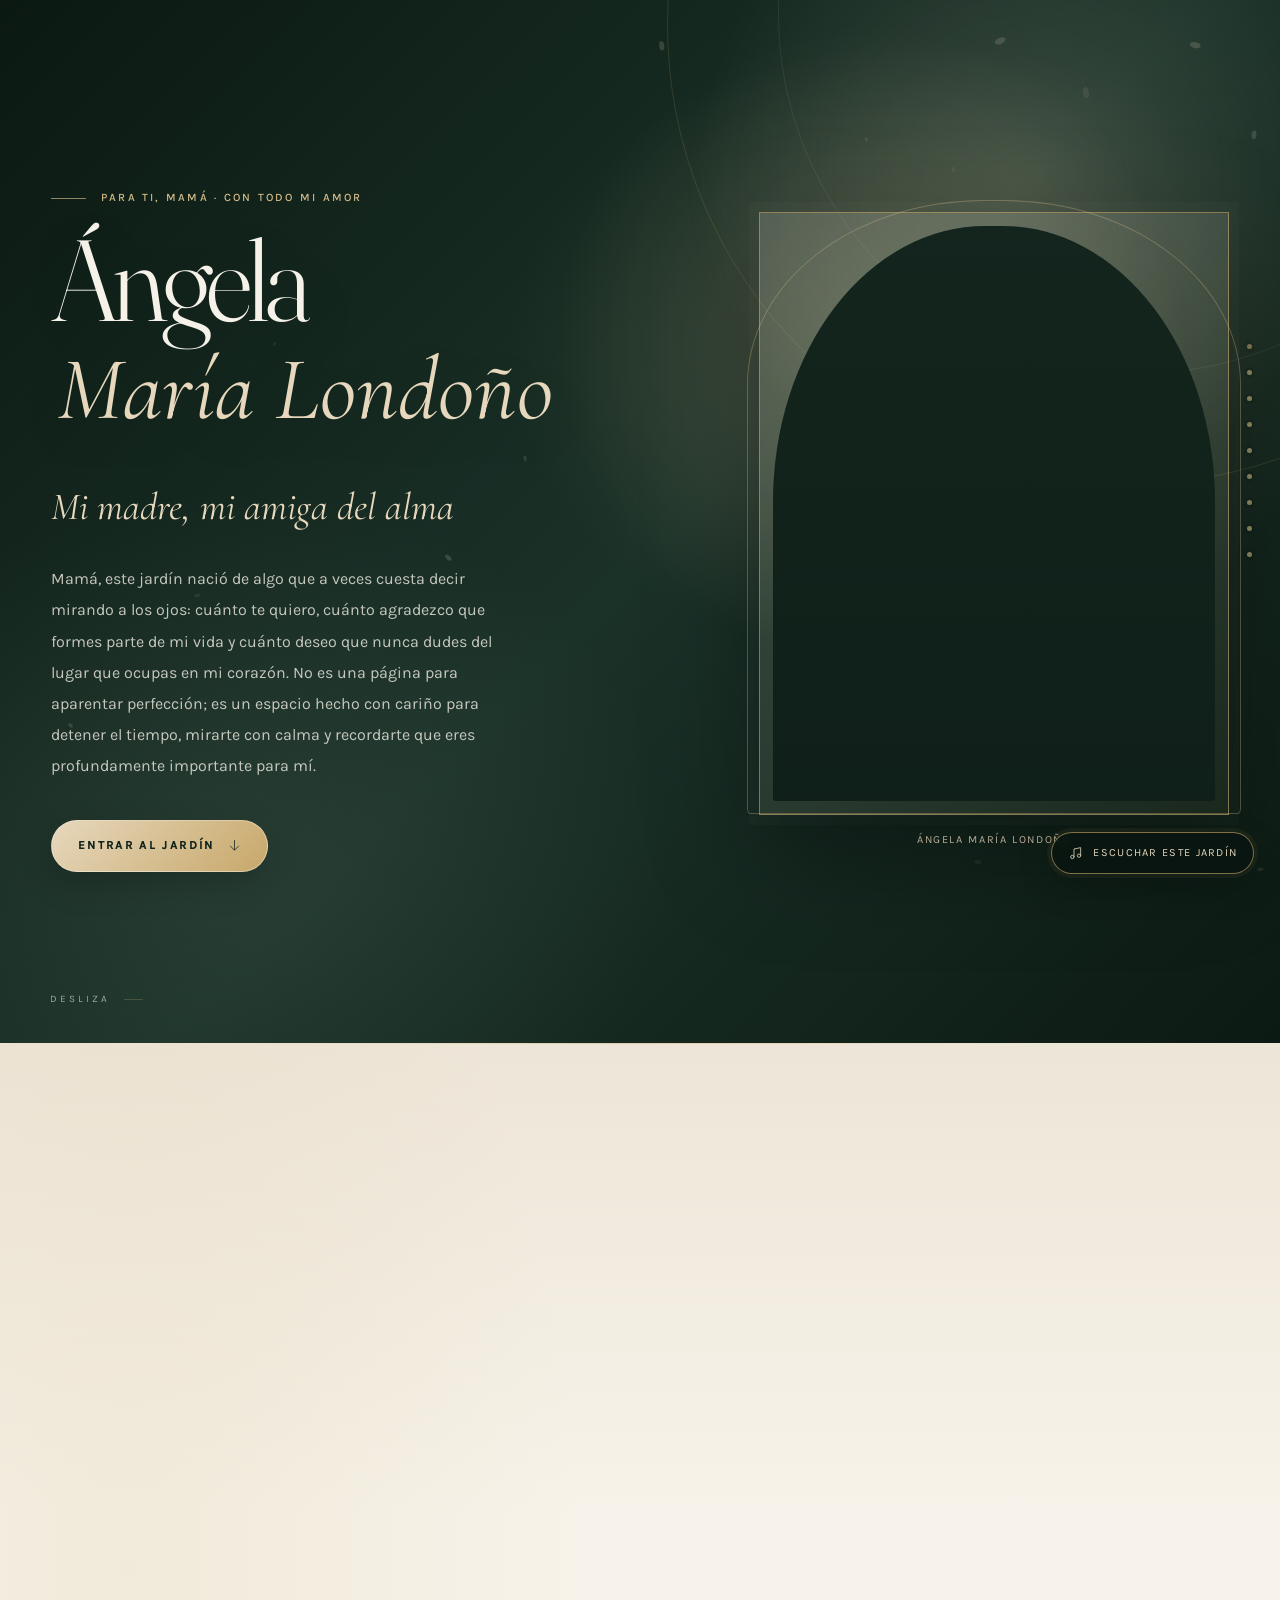
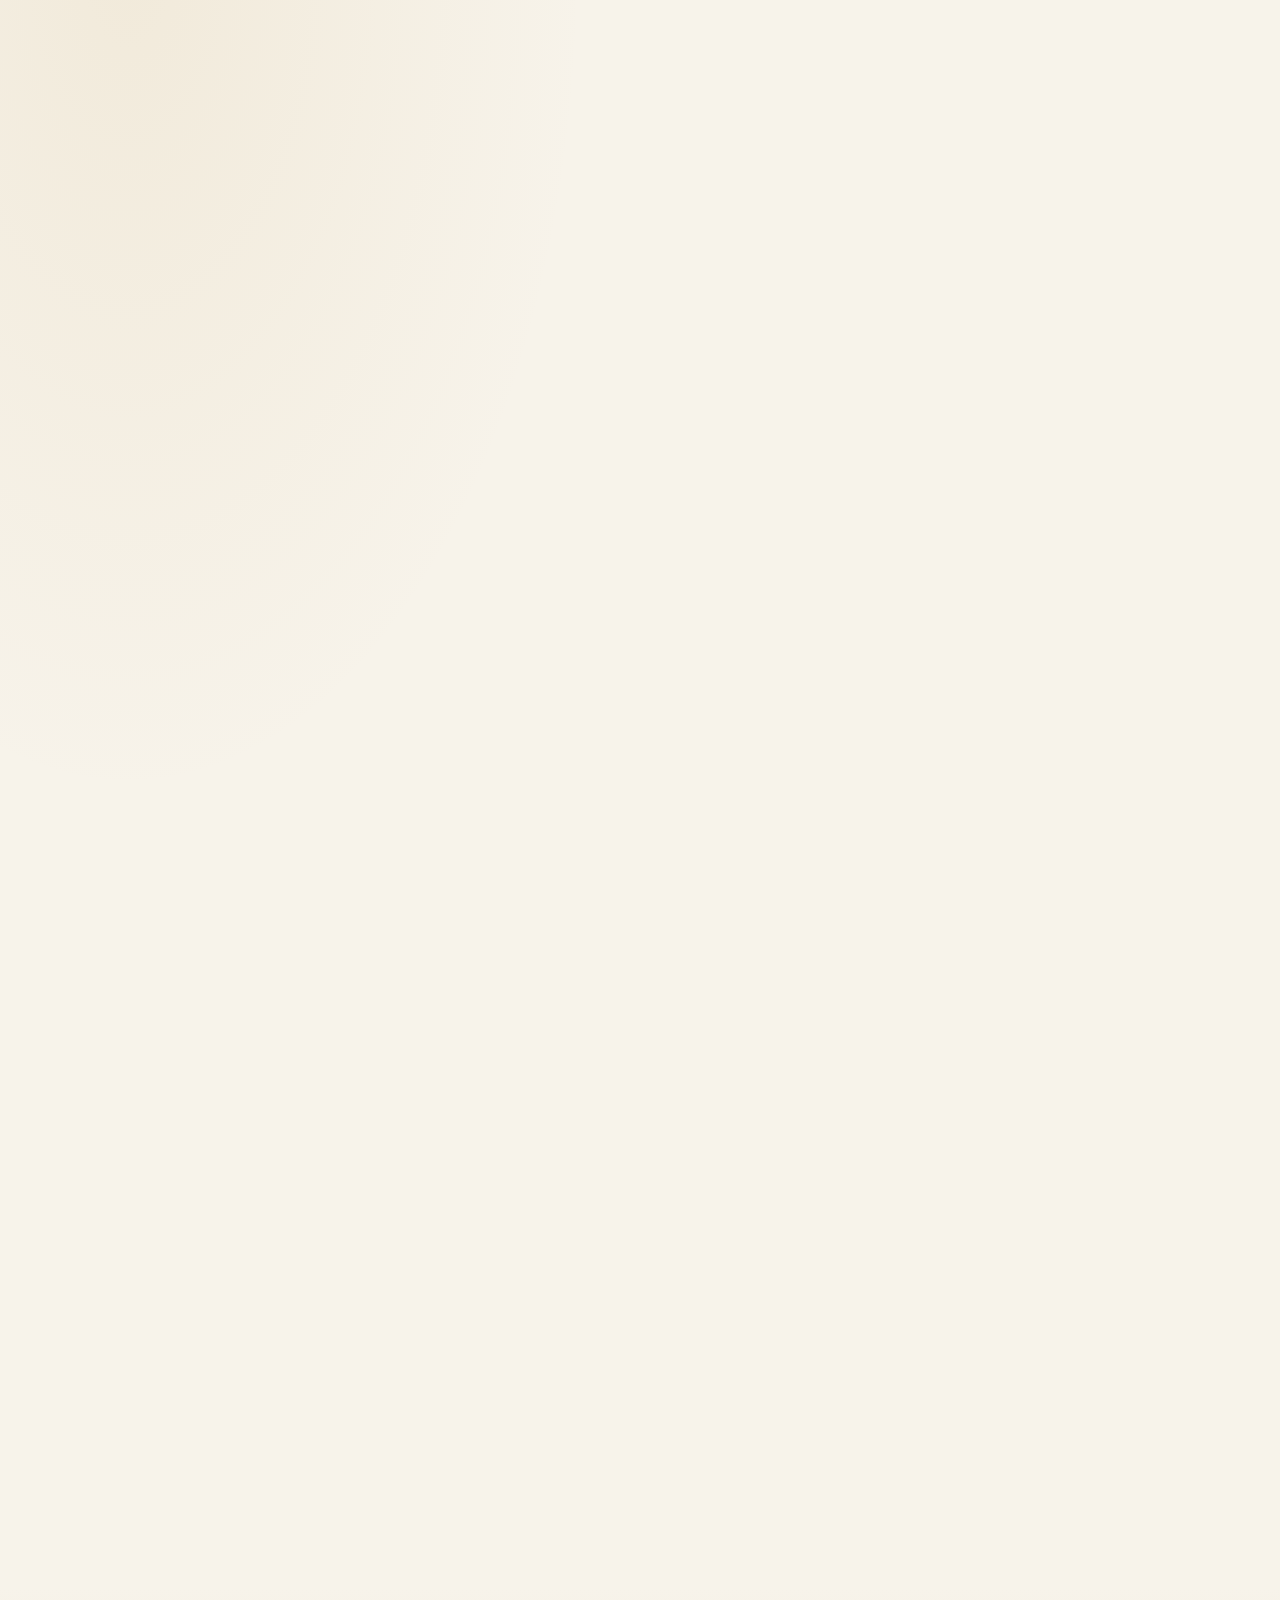
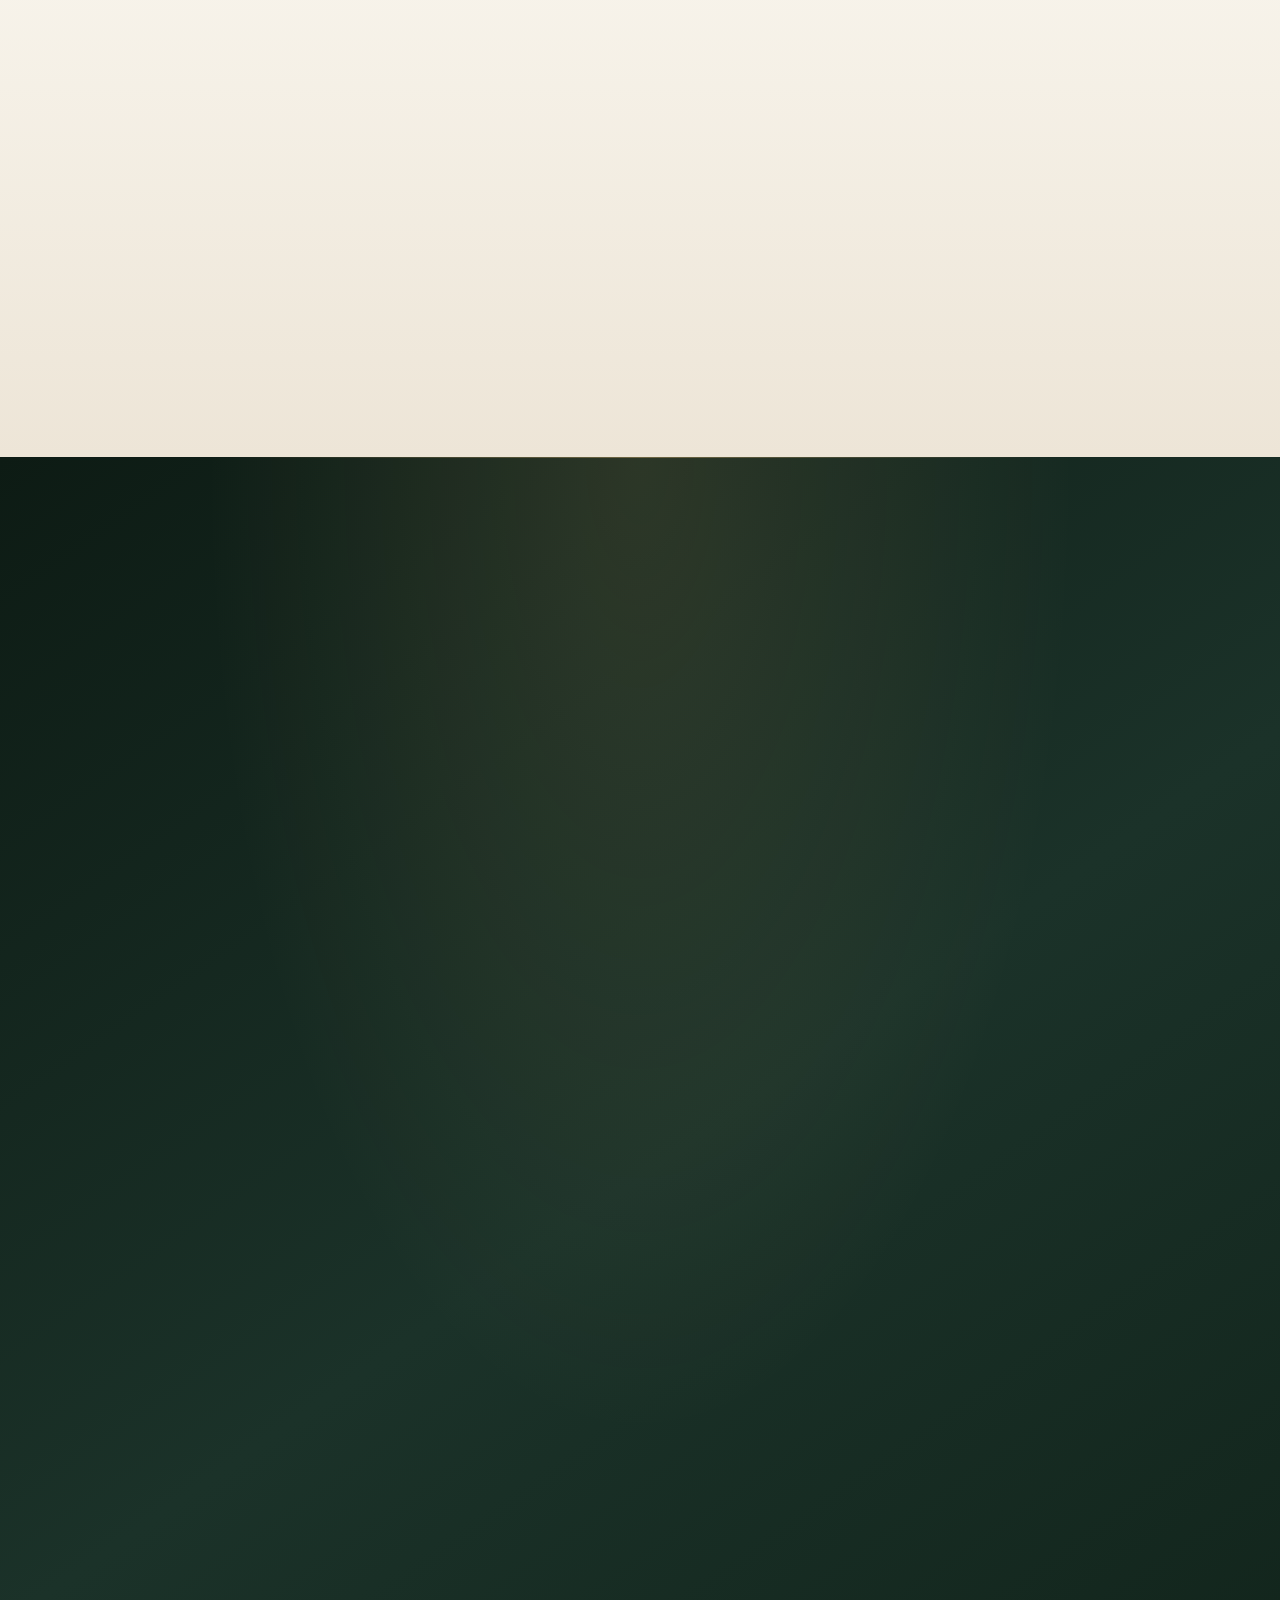
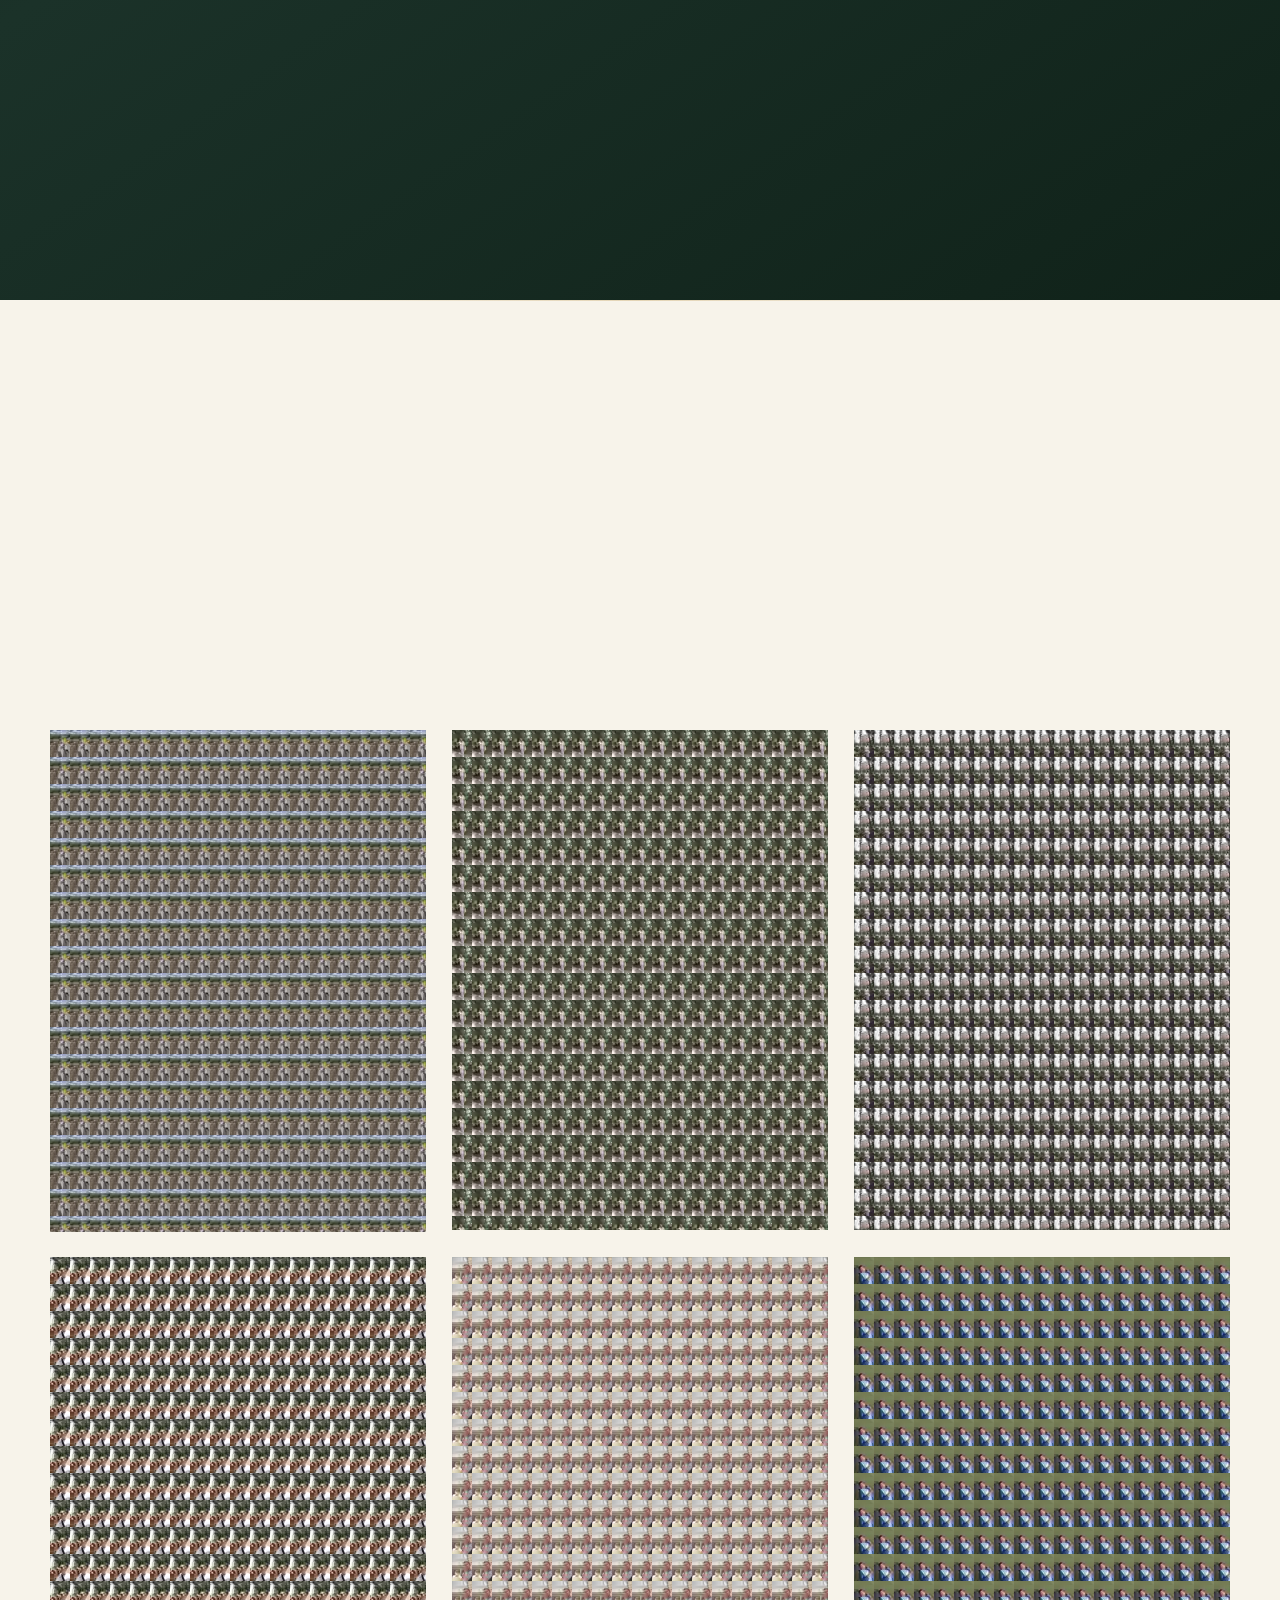
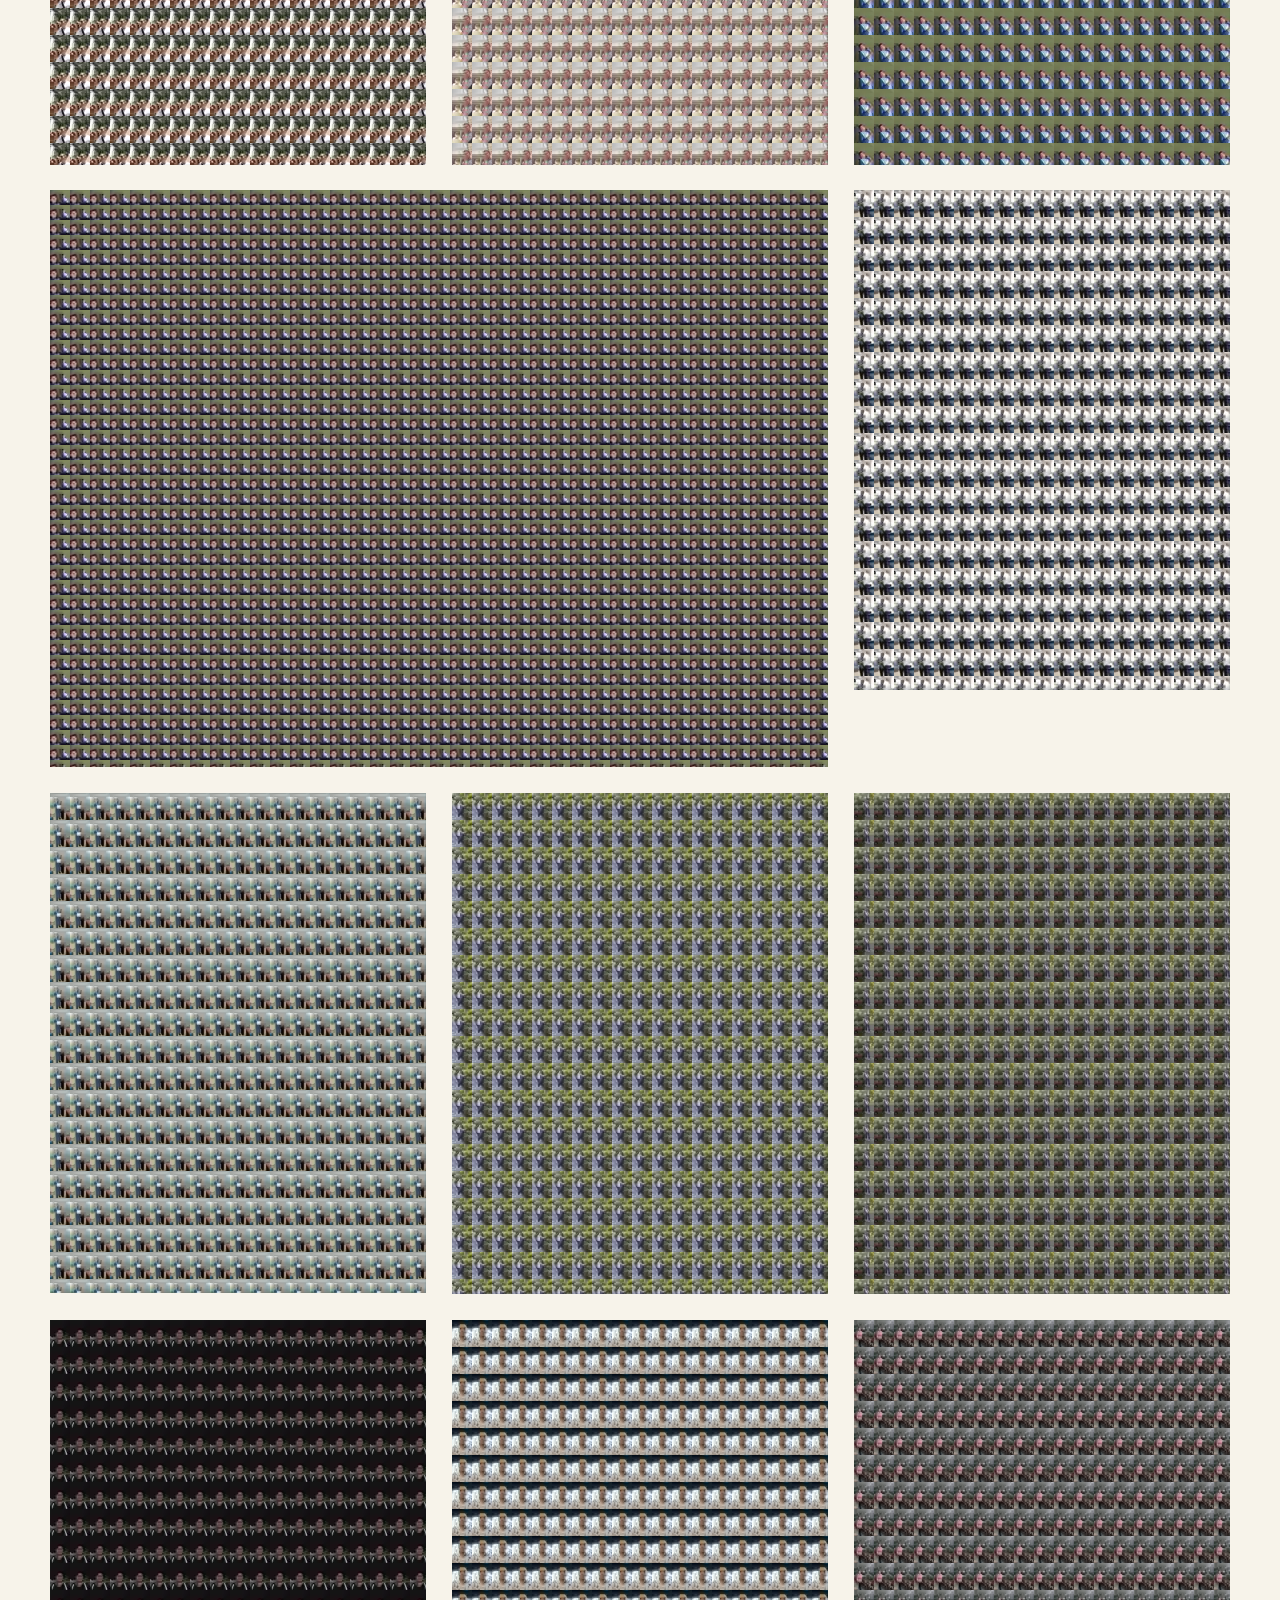
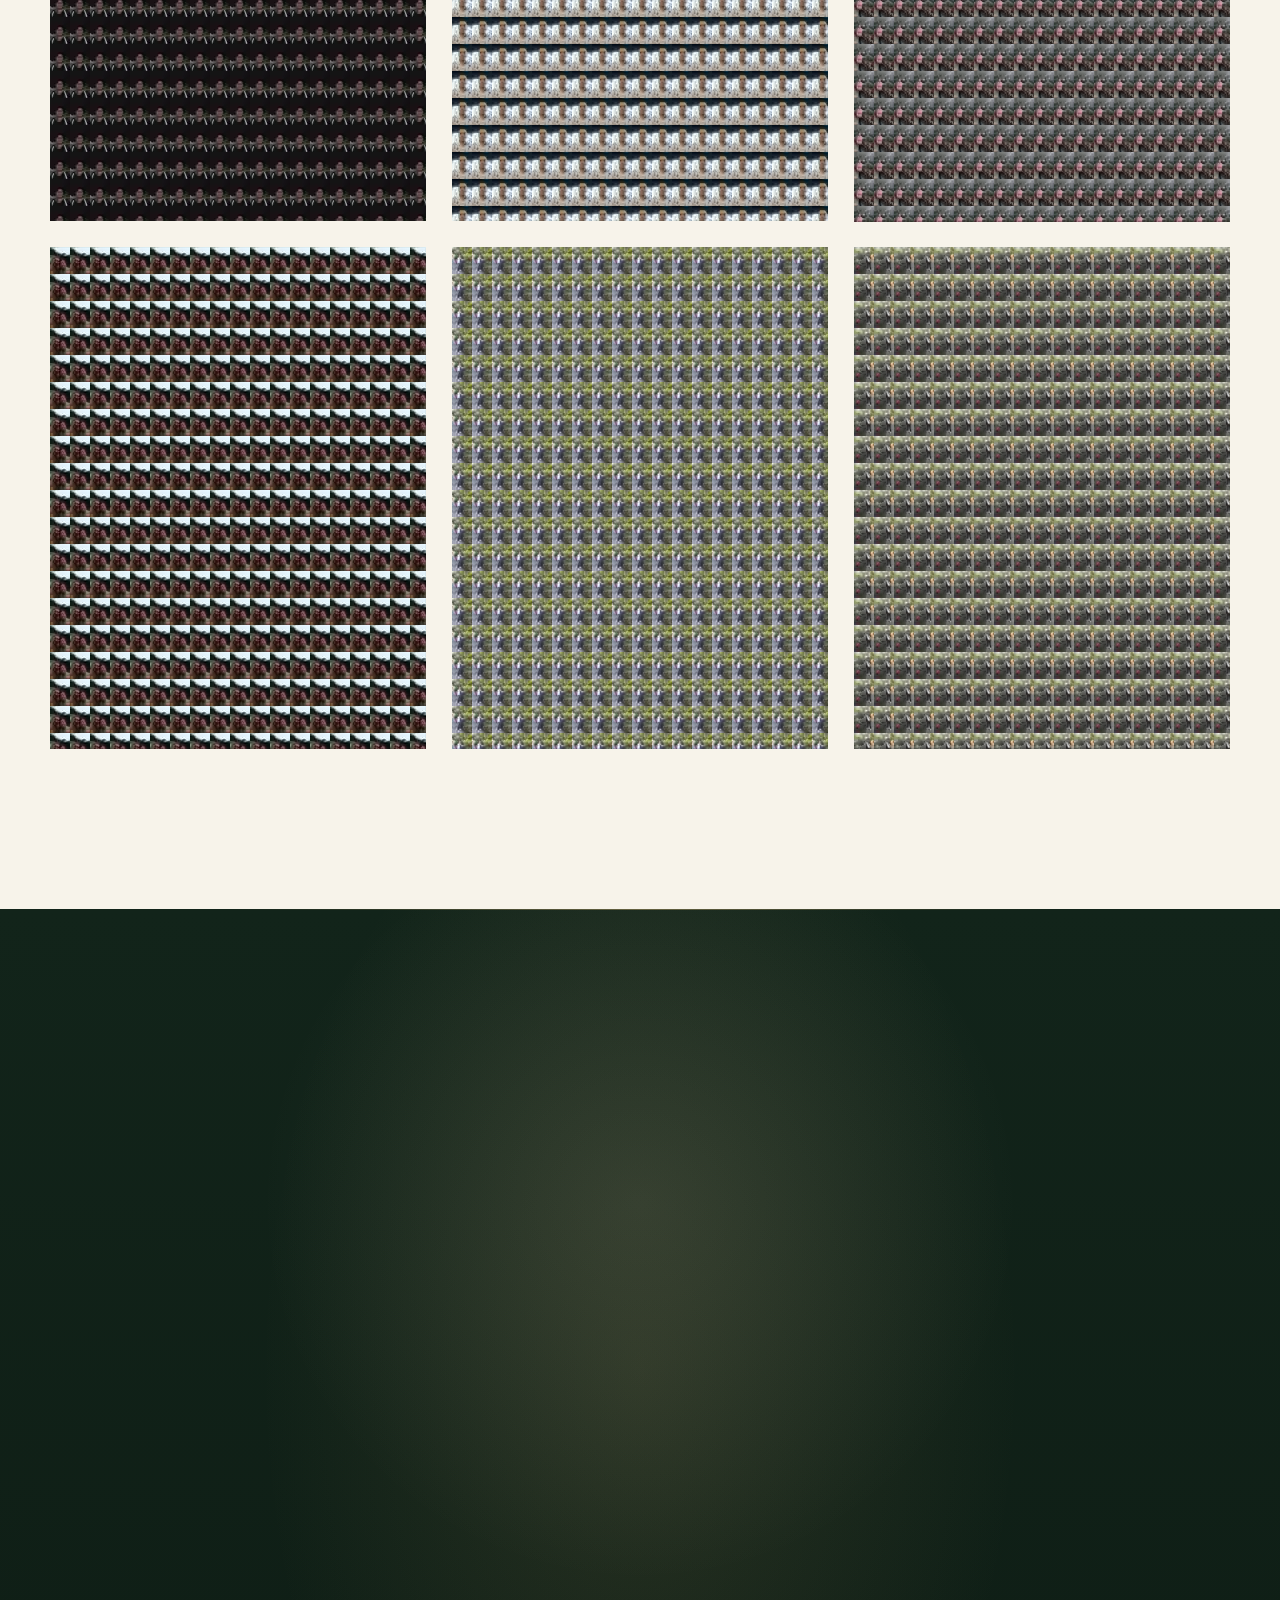
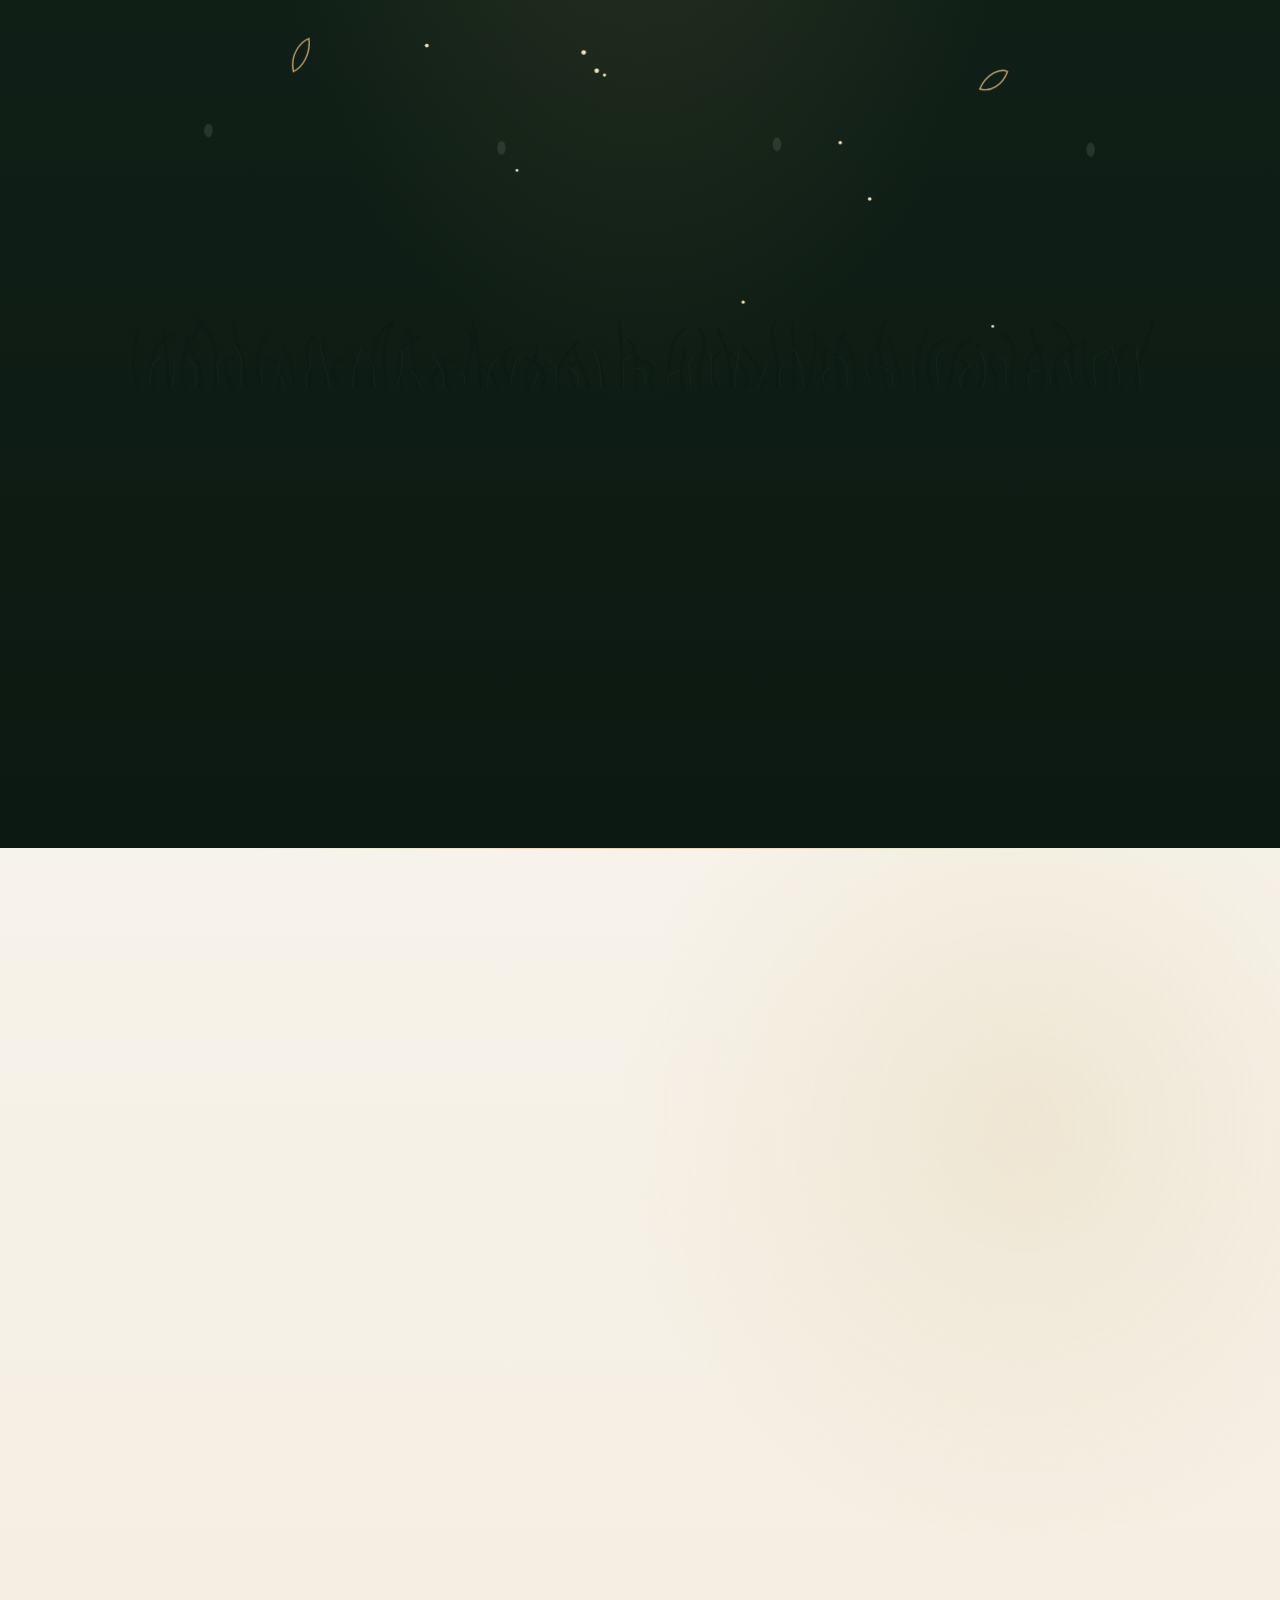
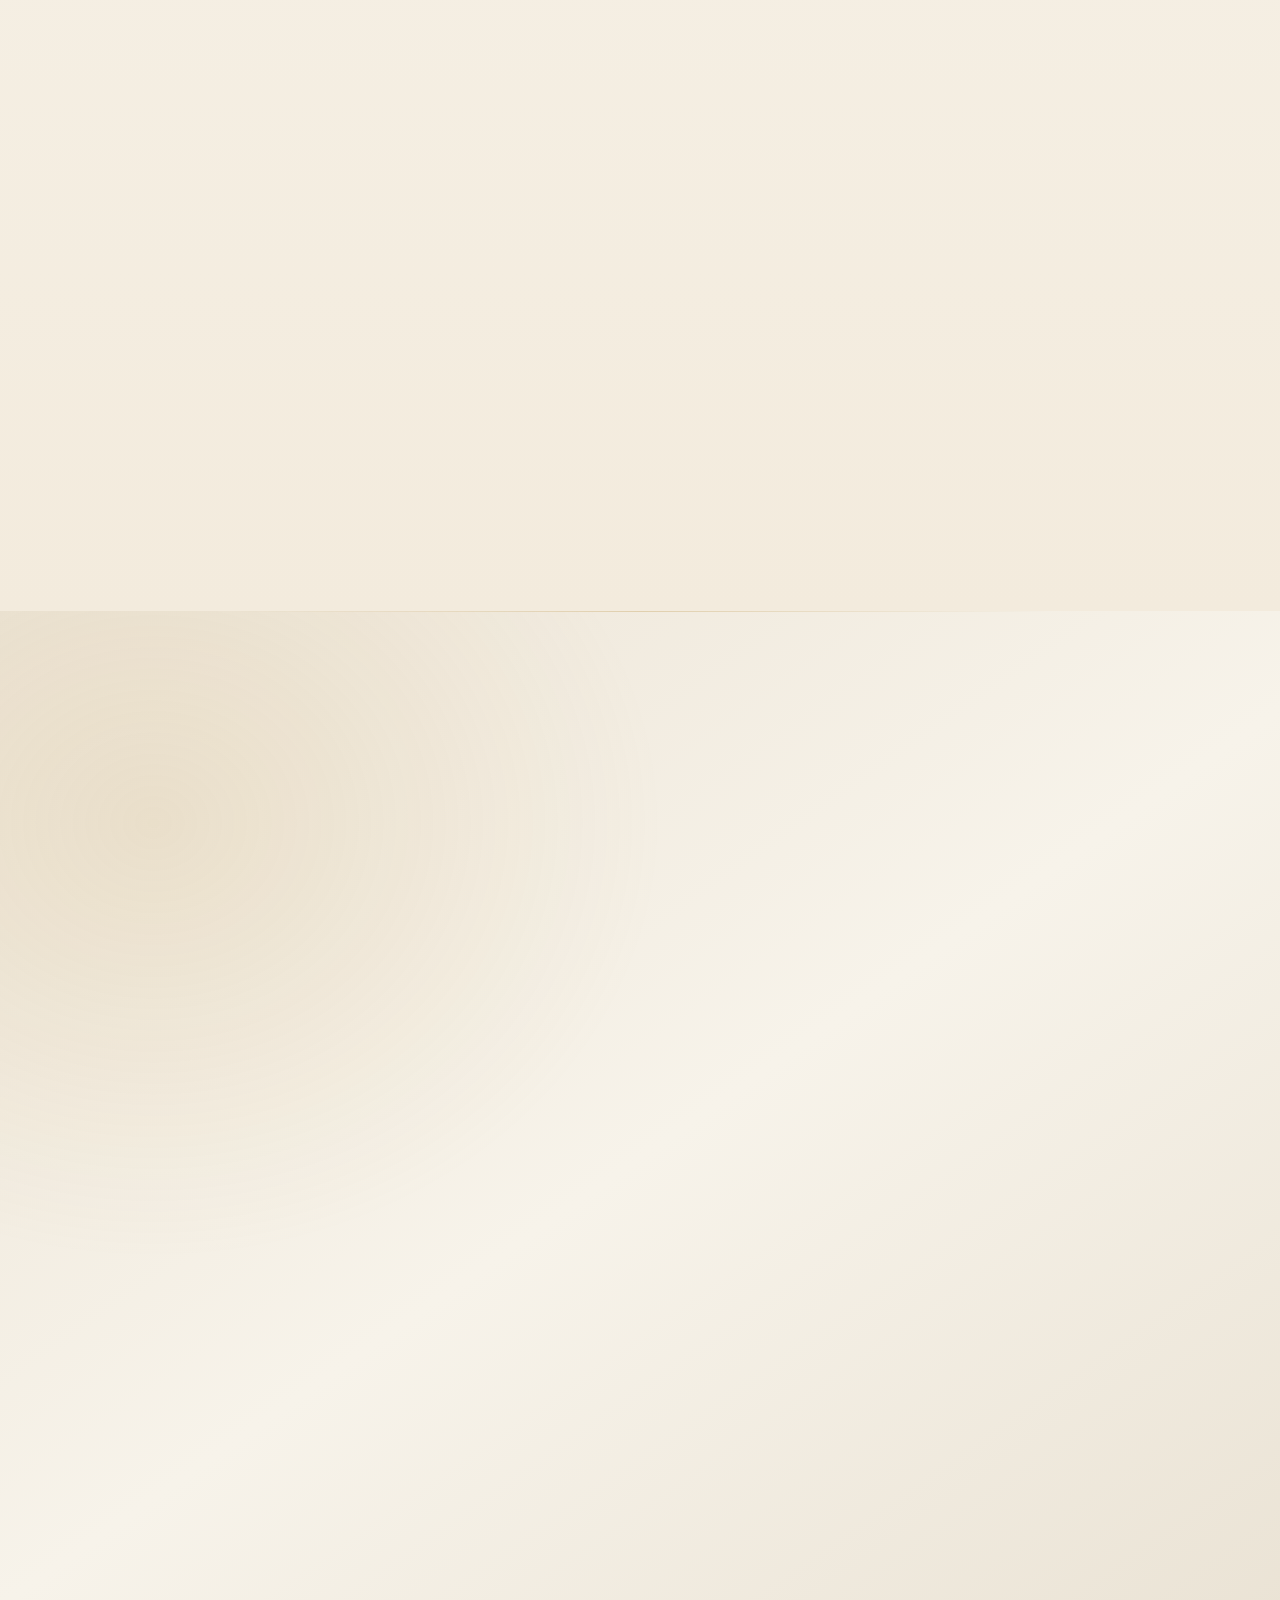
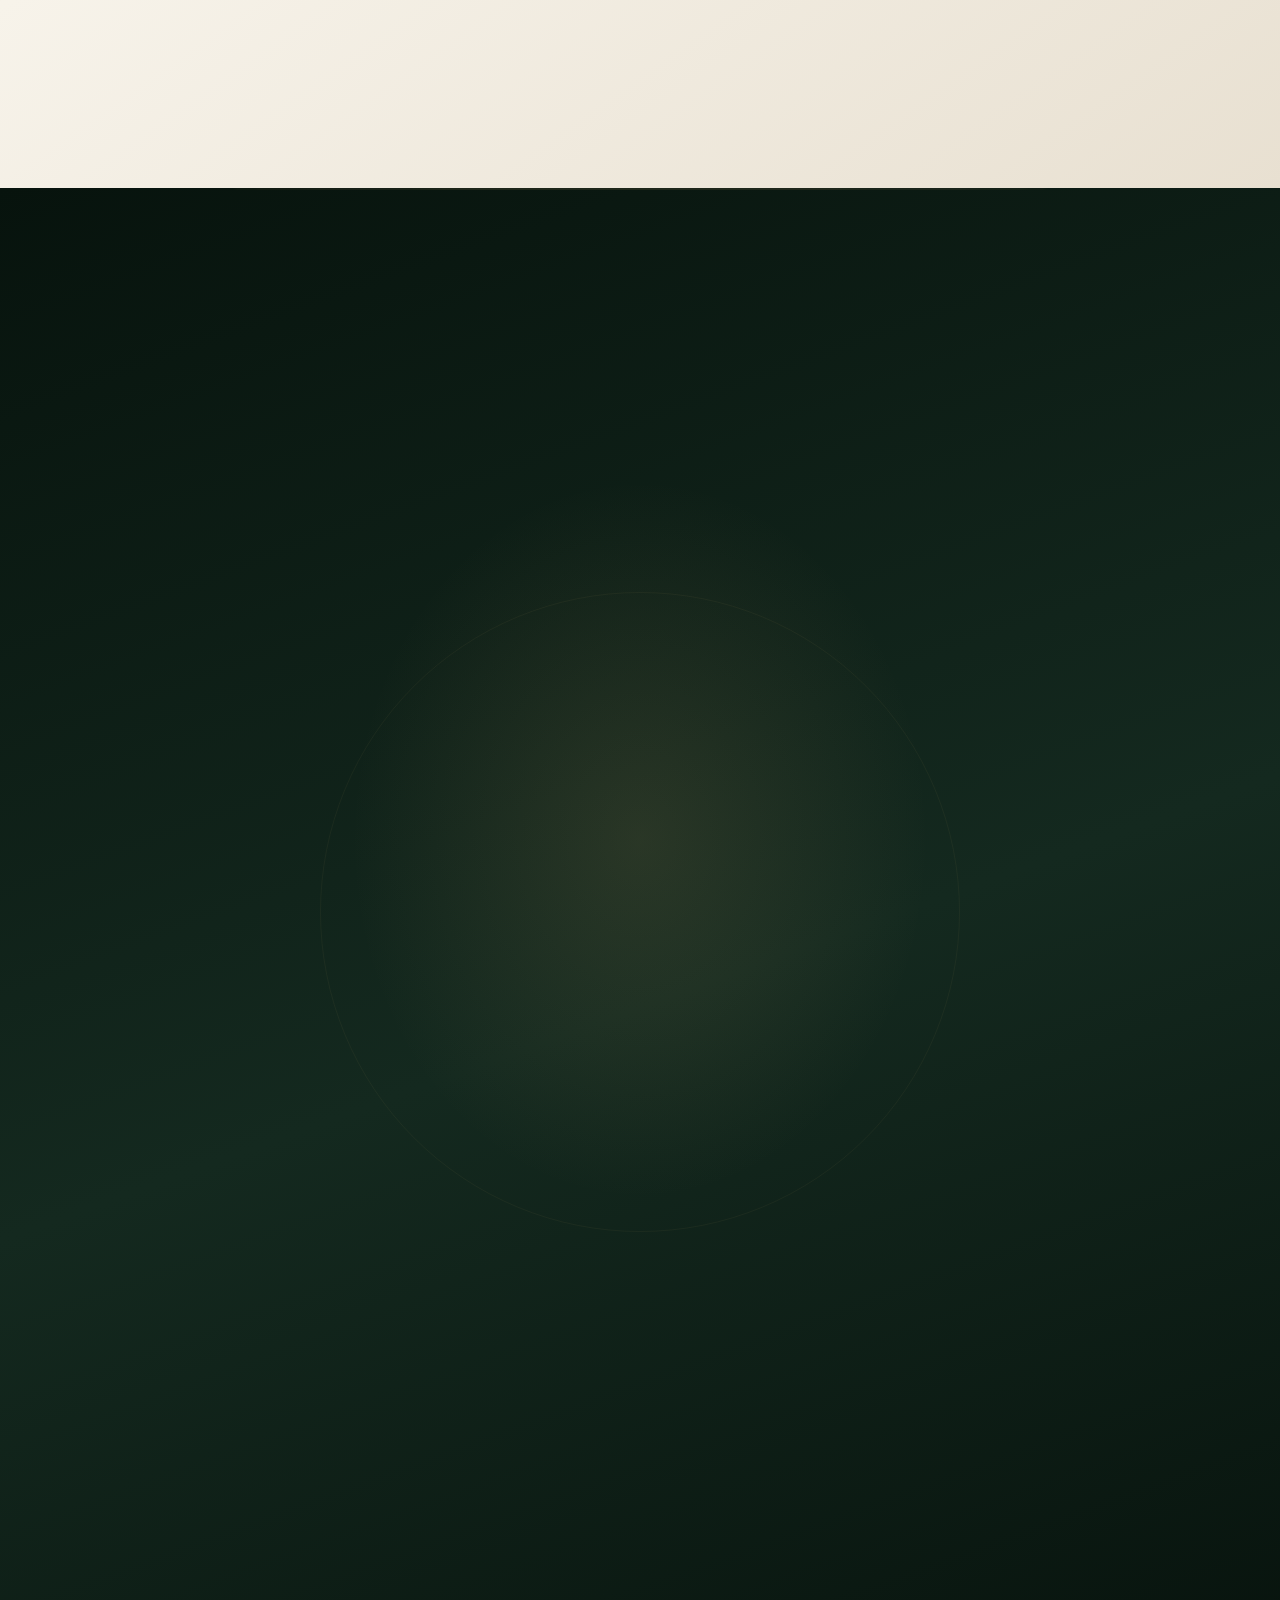
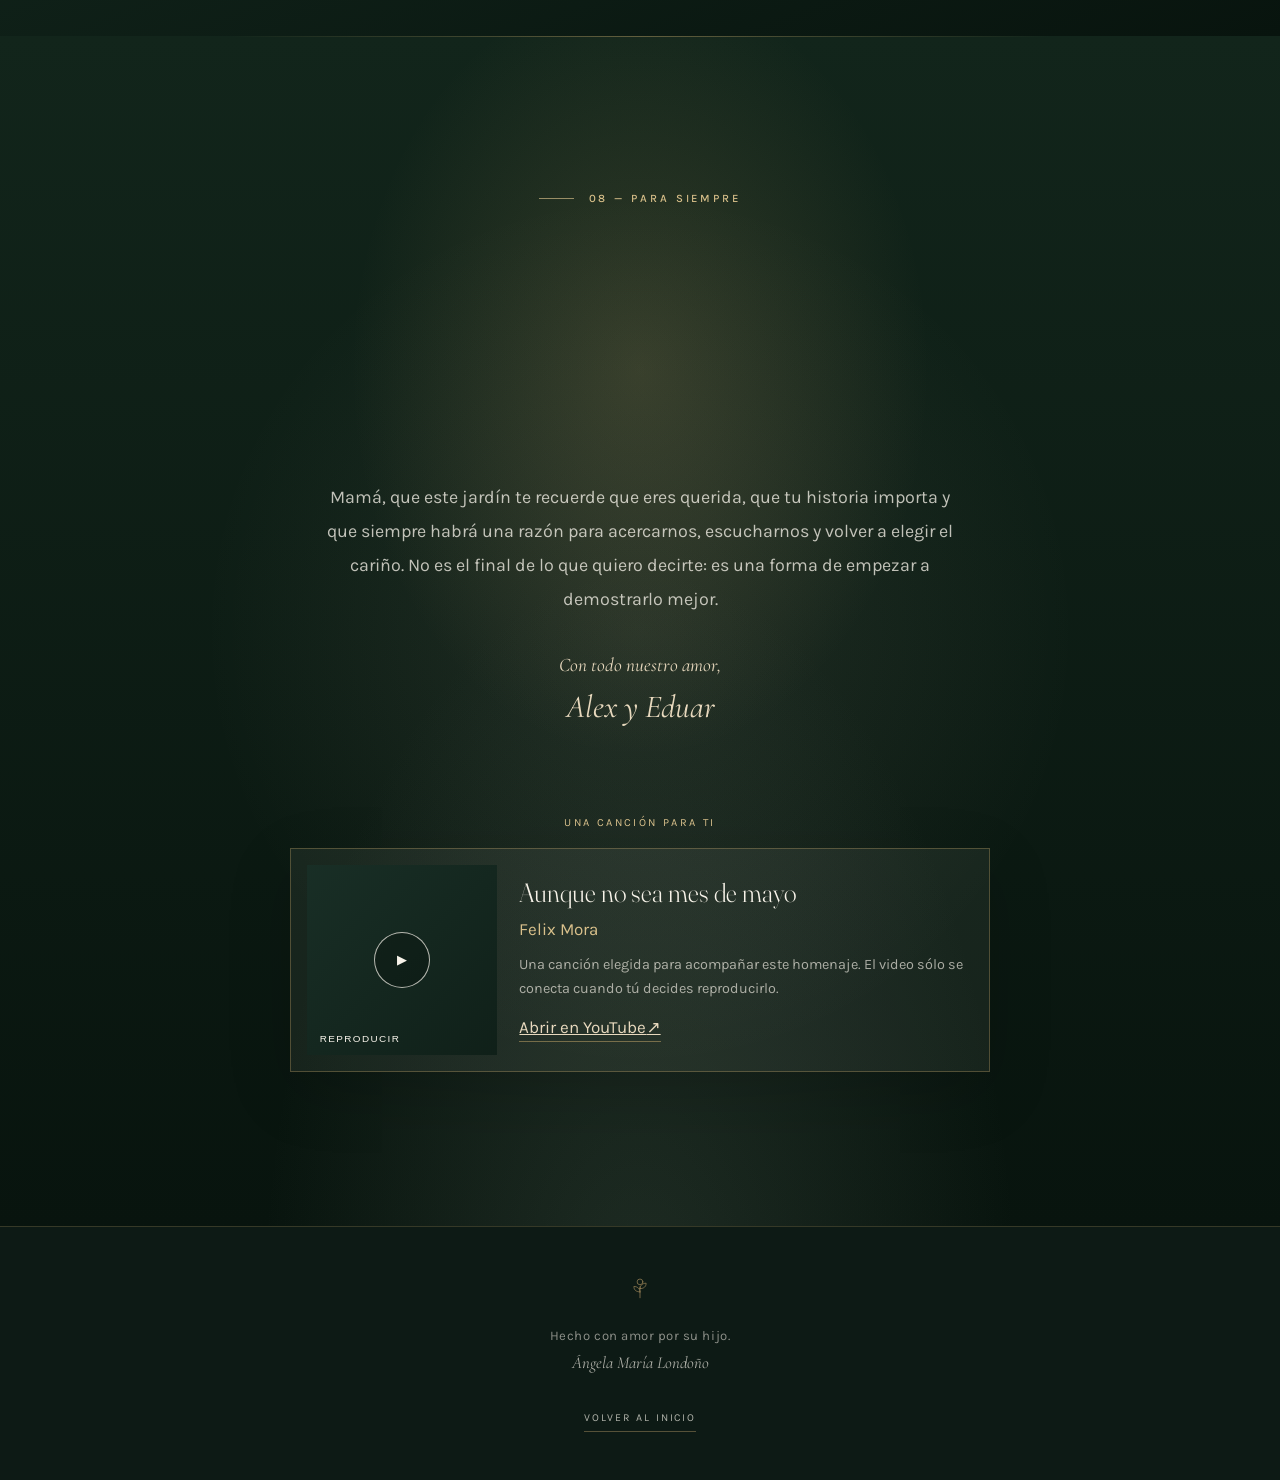
<file: docs/index.html>
<!DOCTYPE html>
<html lang="es">
<head>
  <meta charset="UTF-8">
  <meta name="viewport" content="width=device-width, initial-scale=1, viewport-fit=cover">
  <meta http-equiv="Content-Security-Policy" content="default-src 'self'; img-src 'self' data:; style-src 'self' https://fonts.googleapis.com; script-src 'self'; font-src 'self' https://fonts.gstatic.com; connect-src 'self'; frame-src https://www.youtube-nocookie.com; media-src 'self'; base-uri 'none'; form-action 'none'; object-src 'none'">
  <meta name="referrer" content="strict-origin-when-cross-origin">

  <title>Ángela María Londoño · Un jardín para mamá</title>
  <meta name="description" content="Un jardín hecho con amor para Ángela María Londoño: una celebración de su vida, su presencia y los recuerdos compartidos.">
  <meta name="author" content="Su hijo">
  <meta name="theme-color" content="#1B3229">
  <meta name="robots" content="index, follow, max-image-preview:large">
  <link rel="canonical" href="https://ariasalejo.github.io/Angela/">

  <meta property="og:type" content="website">
  <meta property="og:locale" content="es_CO">
  <meta property="og:site_name" content="El Jardín de Ángela">
  <meta property="og:title" content="Ángela María Londoño · Un jardín para mamá">
  <meta property="og:description" content="Un jardín hecho con amor para celebrar la vida y la presencia de Ángela María Londoño.">
  <meta property="og:url" content="https://ariasalejo.github.io/Angela/">
  <meta property="og:image" content="https://ariasalejo.github.io/Angela/assets/img/og.jpg">
  <meta property="og:image:width" content="1200">
  <meta property="og:image:height" content="630">
  <meta property="og:image:alt" content="Retrato de Ángela María Londoño">
  <meta name="twitter:card" content="summary_large_image">
  <meta name="twitter:title" content="Ángela María Londoño · Un jardín para mamá">
  <meta name="twitter:description" content="Un homenaje íntimo: su carta, sus fotografías y los recuerdos que su familia guarda.">
  <meta name="twitter:image" content="https://ariasalejo.github.io/Angela/assets/img/og.jpg">

  <link rel="icon" href="favicon.svg" type="image/svg+xml">
  <link rel="apple-touch-icon" href="assets/img/icono-180.png">

  <link rel="preload" href="assets/fuentes/fraunces.woff2" as="font" type="font/woff2" crossorigin>
  <link rel="preload" href="assets/fuentes/karla.woff2" as="font" type="font/woff2" crossorigin>
  <link rel="preload" as="image" type="image/webp"
        href="assets/img/madre-720.webp"
        imagesrcset="assets/img/madre-480.webp 480w, assets/img/madre-720.webp 720w, assets/img/madre-960.webp 960w"
        imagesizes="(min-width: 900px) 38vw, 84vw">

  <link rel="preconnect" href="https://fonts.googleapis.com">
  <link rel="preconnect" href="https://fonts.gstatic.com" crossorigin>
  <link href="https://fonts.googleapis.com/css2?family=Caveat:wght@400;500;600&display=swap" rel="stylesheet">
  <link rel="stylesheet" href="assets/css/estilos.css">
  <link rel="stylesheet" href="assets/css/experiencia-2026.css">
  <script src="assets/js/preludio.js"></script>
</head>
<body>
  <a class="saltar" href="#contenido">Saltar al contenido</a>

  <!-- Preludio: se retira solo a los pocos segundos y se puede saltar. -->
  <div class="preludio" id="preludio" aria-hidden="true">
    <div class="preludio__interior">
      <p class="preludio__etiqueta">Un jardín hecho para ti</p>
      <p class="preludio__nombre">Ángela María Londoño</p>
      <span class="preludio__linea"></span>
    </div>
  </div>
  <div class="grano" aria-hidden="true"></div>
  <canvas class="petalos" id="petalos" aria-hidden="true"></canvas>

  <header class="barra" id="barra">
    <div class="barra__interior">
      <a class="marca" href="#inicio" aria-label="Ángela María — volver al inicio del jardín">
        <svg class="marca__flor" viewBox="0 0 40 40" aria-hidden="true" focusable="false">
          <g fill="none" stroke="currentColor" stroke-width="1.1" stroke-linecap="round">
            <path d="M20 35V18"/>
            <path d="M20 26c-6.2 0-9.4-3.2-9.4-8.4 5.2 0 9.4 3.2 9.4 8.4Z"/>
            <path d="M20 21c6.2 0 9.4-3.2 9.4-8.4-5.2 0-9.4 3.2-9.4 8.4Z"/>
            <circle cx="20" cy="10.6" r="4.4"/>
          </g>
          <circle cx="20" cy="10.6" r="1.5" fill="currentColor"/>
        </svg>
        <span class="marca__texto">Ángela María</span>
      </a>

      <nav class="nav" aria-label="Secciones del homenaje">
        <a href="#carta">Carta</a>
        <a href="#recuerdos">Recuerdos</a>
        <a href="#galeria">Galería</a>
        <a href="#jardin">Jardín</a>
      </nav>

      <button class="barra__menu" id="abrir-menu" type="button" aria-expanded="false" aria-controls="menu">
        <span>Índice</span>
        <span class="barra__menu-lineas" aria-hidden="true"></span>
      </button>
    </div>
    <div class="progreso" aria-hidden="true"><span id="progreso"></span></div>
  </header>

  <dialog class="menu" id="menu" aria-label="Índice del homenaje">
    <div class="menu__interior">
      <button class="menu__cerrar" id="cerrar-menu" type="button">Cerrar</button>
      <p class="etiqueta">Índice</p>
      <nav aria-label="Índice del homenaje">
        <a href="#inicio">Portada</a>
        <a href="#carta">La carta</a>
        <a href="#recuerdos">Los recuerdos</a>
        <a href="#galeria">La galería</a>
        <a href="#jardin">El jardín</a>
        <a href="#gracias">Gracias</a>
        <a href="#historia">Un recuerdo especial</a>
        <a href="#perdon">Perdón</a>
        <a href="#cierre">Cierre</a>
      </nav>
    </div>
  </dialog>

  <nav class="riel" id="riel" aria-label="Recorrido del homenaje" hidden>
    <ol>
      <li><a href="#inicio"><span>Portada</span></a></li>
      <li><a href="#carta"><span>La carta</span></a></li>
      <li><a href="#recuerdos"><span>Recuerdos</span></a></li>
      <li><a href="#galeria"><span>Galería</span></a></li>
      <li><a href="#jardin"><span>El jardín</span></a></li>
      <li><a href="#gracias"><span>Gracias</span></a></li>
      <li><a href="#historia"><span>Esperanza</span></a></li>
      <li><a href="#perdon"><span>Perdón</span></a></li>
      <li><a href="#cierre"><span>Cierre</span></a></li>
    </ol>
  </nav>

  <main id="contenido">

    <!-- ══════════════════════════════════════════════════════ 00 · PORTADA -->
    <section class="portada" id="inicio" aria-labelledby="t-portada">
      <div class="portada__luz" aria-hidden="true"></div>
      <div class="portada__brillo" id="brillo" aria-hidden="true"></div>
      <div class="portada__interior">
        <div class="portada__texto">
          <p class="etiqueta entra entra--1">Para ti, mamá · Con todo mi amor</p>
          <h1 class="portada__nombre entra entra--2" id="t-portada">
            <span class="portada__nombre-linea">Ángela</span>
            <span class="portada__nombre-linea portada__nombre-linea--cursiva">María Londoño</span>
          </h1>
          <p class="portada__lema entra entra--3">Mi madre, mi amiga del alma</p>
          <p class="portada__intro entra entra--4">Mamá, este jardín nació de algo que a veces cuesta decir mirando a los ojos: cuánto te quiero, cuánto agradezco que formes parte de mi vida y cuánto deseo que nunca dudes del lugar que ocupas en mi corazón. No es una página para aparentar perfección; es un espacio hecho con cariño para detener el tiempo, mirarte con calma y recordarte que eres profundamente importante para mí.</p>
          <a class="boton entra entra--5" href="#carta">
            Entrar al jardín
            <svg viewBox="0 0 24 24" aria-hidden="true" focusable="false"><path d="M12 4v15M5.5 13 12 19.5 18.5 13" fill="none" stroke="currentColor" stroke-width="1.2" stroke-linecap="round" stroke-linejoin="round"/></svg>
          </a>
        </div>

        <figure class="portada__retrato entra entra--3">
          <div class="marco">
          <div class="arco">
            <picture>
              <source type="image/webp"
                      srcset="assets/img/madre-480.webp 480w, assets/img/madre-720.webp 720w, assets/img/madre-960.webp 960w"
                      sizes="(min-width: 900px) 38vw, 84vw">
              <img src="assets/img/madre-720.jpg"
                   srcset="assets/img/madre-480.jpg 480w, assets/img/madre-720.jpg 720w, assets/img/madre-960.jpg 960w"
                   sizes="(min-width: 900px) 38vw, 84vw"
                   width="960" height="1280" fetchpriority="high" decoding="async"
                   alt="Retrato de Ángela María Londoño.">
            </picture>
          </div>
          </div>
          <figcaption>Ángela María Londoño</figcaption>
        </figure>
      </div>

      <p class="portada__pie" aria-hidden="true">
        <span>Desliza</span>
        <span class="portada__pie-linea"></span>
      </p>
    </section>

    <!-- ═══════════════════════════════════════════════════════ 01 · CARTA -->
    <section class="carta" id="carta" aria-labelledby="t-carta">
      <div class="contenedor">
        <article class="carta__hoja" data-revelar>
          <p class="etiqueta">01 — Carta</p>
          <h2 class="titulo" id="t-carta">Para ti, mamá</h2>

          <div class="carta__cuerpo">
            <p class="carta__saludo">Querida mamá:</p>
            <!-- ✏️ TEXTO: carta personal. No añadir acontecimientos que la familia no haya confirmado. -->
            <p class="carta__parrafo">Hoy quiero regalarte estas palabras sin afán, sin ruido y sin tratar de resumir en una página todo lo que significas para mí. Hay sentimientos que uno lleva por dentro durante mucho tiempo y que, entre las obligaciones y el ritmo de los días, no siempre expresa como quisiera. Este jardín es mi manera de hacer una pausa y decirte que te quiero, que agradezco tu existencia y que tu lugar en mi vida es inmenso.</p>
            <p class="carta__parrafo">Gracias por ser mi mamá. Gracias por la vida y por todo lo que representa tenerte en mi historia. A veces las palabras parecen pequeñas frente a lo que uno siente, pero hoy quiero usarlas para reconocer tu valor y para recordarte que no eres alguien más en mi camino: eres parte de mis raíces, de mi identidad y de ese vínculo que merece cuidado todos los días.</p>
            <p class="carta__parrafo">También quiero reconocer que no siempre he sabido demostrar lo que siento de la mejor manera. No quiero esconder mis errores detrás de explicaciones ni hacer como si todo hubiera sido perfecto. Hay cosas que debo aprender, actitudes que debo corregir y momentos en los que pude estar más presente. Te pido perdón por aquello en lo que te haya hecho sentir sola o poco acompañada. Lo digo con humildad y con el deseo sincero de hacerlo mejor.</p>
            <p class="carta__parrafo">Quiero que mi cariño no se quede solamente en una carta bonita. Quiero expresarlo con tiempo, atención, escucha y compañía; con gestos sencillos que se repitan y que tengan más valor que cualquier promesa escrita. Quiero aprender a estar, a acercarme y a darte la mano cuando haga falta. Sé que el amor también se demuestra en la constancia.</p>
            <p class="carta__parrafo">Si recorres estas fotografías y estas palabras, deseo que encuentres algo muy sencillo y verdadero: aquí hay un hijo que te quiere, que te agradece y que quiere seguir construyendo contigo una relación llena de respeto, ternura y presencia. No necesitas ser perfecta para ser profundamente amada. Gracias por ser Ángela María, mi mamá.</p>
            <p class="carta__remate">Te quiero muchísimo, mamá. Hoy y siempre.</p>
          </div>

          <svg class="ramita" viewBox="0 0 120 24" aria-hidden="true" focusable="false">
            <g fill="none" stroke="currentColor" stroke-width="1" stroke-linecap="round">
              <path d="M4 12h44M72 12h44"/>
              <path d="M60 12c-4-6-9-8-14-8 2 6 7 8 14 8Zm0 0c4-6 9-8 14-8-2 6-7 8-14 8Z"/>
              <path d="M60 12v7"/>
            </g>
          </svg>

          <footer class="carta__firma">
            <p class="carta__firma-texto">Con todo nuestro amor,<br><span class="firma">Alex</span><br>y <span class="firma">Eduar</span></p>
            <div class="sello" aria-hidden="true">
              <svg viewBox="0 0 100 100" focusable="false">
                <circle cx="50" cy="50" r="45" fill="#1B3229"/>
                <circle cx="50" cy="50" r="45" fill="none" stroke="#C2A26B" stroke-opacity=".6" stroke-width="1.4"/>
                <circle cx="50" cy="50" r="35" fill="none" stroke="#C2A26B" stroke-opacity=".35" stroke-width=".8" stroke-dasharray="1 3.2"/>
                <text x="50" y="63" text-anchor="middle" font-family="Cormorant Garamond, Georgia, serif" font-style="italic" font-size="38" fill="#E8D9BE">A</text>
              </svg>
            </div>
          </footer>

          <button class="enlace-sutil" id="imprimir" type="button" hidden>
            Imprimir la carta
          </button>
        </article>
      </div>
    </section>

    <!-- ═══════════════════════════════════════════════════ 02 · RECUERDOS -->
    <section class="recuerdos" id="recuerdos" aria-labelledby="t-recuerdos">
      <div class="contenedor">
        <header class="seccion__cabecera" data-revelar>
          <p class="etiqueta">02 — Recuerdos</p>
          <h2 class="titulo titulo--claro" id="t-recuerdos">La línea de los días</h2>
        </header>

        <div class="recuerdos__apertura" data-revelar><p>No todos los recuerdos necesitan una fecha escrita para tener un lugar. Algunas imágenes hablan desde el silencio: nos permiten detenernos, mirar con cariño y agradecer que ciertos instantes formen parte de nuestra historia.</p><p>Esta selección es una invitación a mirar despacio. Los nombres, las fechas y las historias particulares se añadirán únicamente cuando la familia pueda confirmarlos; mientras tanto, cada fotografía conserva su espacio sin que inventemos lo que no sabemos.</p></div>
        <div class="triptico" aria-label="Tres fotografías del álbum familiar">
          <figure class="triptico__foto triptico__foto--izq" data-revelar><span class="triptico__numero" aria-hidden="true">I</span><img src="assets/img/album-03-480.webp" width="480" height="647" loading="lazy" decoding="async" alt="Fotografía del álbum familiar seleccionada para este homenaje."><figcaption>Una imagen para volver a mirar.</figcaption></figure>
          <figure class="triptico__foto triptico__foto--centro" data-revelar><span class="triptico__numero" aria-hidden="true">II</span><img src="assets/img/album-05-720.webp" width="720" height="534" loading="lazy" decoding="async" alt="Fotografía del álbum familiar seleccionada para este homenaje."><figcaption>Un instante guardado con cariño.</figcaption></figure>
          <figure class="triptico__foto triptico__foto--der" data-revelar><span class="triptico__numero" aria-hidden="true">III</span><img src="assets/img/album-12-480.webp" width="480" height="640" loading="lazy" decoding="async" alt="Fotografía del álbum familiar seleccionada para este homenaje."><figcaption>Una parte de nuestra historia.</figcaption></figure>
        </div>
        <div class="recuerdos__nota" data-revelar><span class="recuerdos__filete" aria-hidden="true"></span><p>Las historias verdaderas merecen ser contadas con verdad.</p><a class="enlace-flecha" href="#galeria">Recorrer todas las fotografías <span aria-hidden="true">↗</span></a></div>
        <ol class="linea" id="linea" aria-label="Recuerdos confirmados de Ángela"></ol>
        <div class="vacio" id="recuerdos-vacio" hidden></div>
      </div>
    </section>

    <!-- ═════════════════════════════════════════════════════ 03 · GALERÍA -->
    <section class="galeria" id="galeria" aria-labelledby="t-galeria">
      <div class="contenedor">
        <header class="seccion__cabecera" data-revelar>
          <p class="etiqueta">03 — Galería</p>
          <h2 class="titulo" id="t-galeria">Los días que guardamos</h2>
          <p class="seccion__intro">
            Cada fotografía se puede abrir, ampliar y recorrer con el teclado o con los dedos.
          </p>
        </header>

        <div class="grilla" id="grilla"></div>

        <noscript>
          <div class="vacio">
            <h3>Para ver la galería</h3>
            <p>Activá JavaScript en tu navegador. El resto de este homenaje se lee igual.</p>
          </div>
        </noscript>
      </div>
    </section>

    <!-- ══════════════════════════════════════════════════════ 04 · JARDÍN -->
    <section class="jardin" id="jardin" aria-labelledby="t-jardin">
      <div class="jardin__luz" aria-hidden="true"></div>
      <div class="contenedor">
        <header class="seccion__cabecera seccion__cabecera--centrada" data-revelar>
          <p class="etiqueta">04 — Jardín</p>
          <h2 class="titulo titulo--claro" id="t-jardin">Todo lo que florece de ti</h2>
          <p class="seccion__intro seccion__intro--clara">
            Un jardín no se construye en un solo día: crece con cuidado, paciencia y pequeños gestos. Así quiero representar el cariño que siento por ti. Cada tallo habla de lo que permanece; cada flor, de la belleza de agradecer; cada luz, de la esperanza de estar más cerca y cuidar mejor los vínculos que hacen valiosa nuestra vida.
          </p>
        </header>

        <div class="jardin__escena" data-jardin>
          <svg class="jardin__svg" viewBox="0 0 1200 660" role="img" aria-labelledby="jardin-titulo-svg" preserveAspectRatio="xMidYMax slice">
<title id="jardin-titulo-svg">Ilustración botánica: tres tallos con flores, hojas y pasto mecidos por el viento</title>
<g class="jardin__fondo" fill="none" stroke="#7C8F7B" stroke-width="1.2" stroke-linecap="round" stroke-opacity=".32">
<path class="tallo" pathLength="1" d="M90 640 C 86 560, 108 500, 100 450 S 106 396, 102 372" stroke-width="1.1" stroke-opacity="0.9" />
<path class="tallo" pathLength="1" d="M430 640 C 426 566, 446 512, 438 466 S 444 416, 440 392" stroke-width="1.1" stroke-opacity="0.9" />
<path class="tallo" pathLength="1" d="M770 640 C 776 560, 752 508, 760 462 S 754 412, 758 388" stroke-width="1.1" stroke-opacity="0.9" />
<path class="tallo" pathLength="1" d="M1130 640 C 1136 566, 1114 512, 1122 468 S 1116 418, 1120 394" stroke-width="1.1" stroke-opacity="0.9" />
</g>
<g class="jardin__fondo" fill="#7C8F7B" fill-opacity=".22">
<ellipse cx="102" cy="364" rx="5" ry="8"/>
<ellipse cx="440" cy="384" rx="5" ry="8"/>
<ellipse cx="758" cy="380" rx="5" ry="8"/>
<ellipse cx="1120" cy="386" rx="5" ry="8"/>
</g>
<g class="jardin__medio" fill="none" stroke="#7C8F7B" stroke-width="2" stroke-linecap="round">
<path class="tallo" pathLength="1" d="M300 640 C 286 520, 352 430, 330 322 S 336 214, 352 176" stroke-width="2" stroke-opacity="1" data-tallo="0"/>
<path class="tallo" pathLength="1" d="M600 640 C 614 536, 566 462, 590 378 S 578 262, 612 204" stroke-width="2" stroke-opacity="1" data-tallo="1"/>
<path class="tallo" pathLength="1" d="M902 640 C 916 520, 866 442, 888 352 S 874 226, 856 184" stroke-width="2" stroke-opacity="1" data-tallo="2"/>
<path class="tallo" pathLength="1" d="M180 640 C 176 540, 206 470, 196 404 S 204 330, 200 300" stroke-width="1.2" stroke-opacity="0.7" />
<path class="tallo" pathLength="1" d="M1010 640 C 1016 548, 986 480, 996 420 S 988 350, 992 320" stroke-width="1.2" stroke-opacity="0.7" />
</g>
<g class="jardin__medio jardin__hojas" fill="#7C8F7B" fill-opacity=".9" stroke="#C2A26B" stroke-opacity=".25" stroke-width=".8">
<g transform="translate(306.1 530.1) rotate(-21.6)"><path class="hoja" d="M0 0 C 29.5 -27.6, 66.3 -27.6, 92.1 0 C 66.3 27.6, 29.5 27.6, 0 0 Z"/></g>
<g transform="translate(306.1 530.1) rotate(-126.8)"><path class="hoja" d="M0 0 C 18.3 17.1, 41.1 17.1, 57.0 0 C 41.1 -17.1, 18.3 -17.1, 0 0 Z"/></g>
<g transform="translate(326.1 440.5) rotate(-136.9)"><path class="hoja" d="M0 0 C 33.0 30.9, 74.2 30.9, 103.1 0 C 74.2 -30.9, 33.0 -30.9, 0 0 Z"/></g>
<g transform="translate(326.1 440.5) rotate(-25.6)"><path class="hoja" d="M0 0 C 20.6 -19.3, 46.4 -19.3, 64.5 0 C 46.4 19.3, 20.6 19.3, 0 0 Z"/></g>
<g transform="translate(333.9 351.0) rotate(-39.8)"><path class="hoja" d="M0 0 C 27.9 -26.2, 62.9 -26.2, 87.3 0 C 62.9 26.2, 27.9 26.2, 0 0 Z"/></g>
<g transform="translate(333.9 351.0) rotate(-144.7)"><path class="hoja" d="M0 0 C 17.5 16.4, 39.3 16.4, 54.6 0 C 39.3 -16.4, 17.5 -16.4, 0 0 Z"/></g>
<g transform="translate(331.1 305.2) rotate(-140.2)"><path class="hoja" d="M0 0 C 28.2 26.4, 63.4 26.4, 88.0 0 C 63.4 -26.4, 28.2 -26.4, 0 0 Z"/></g>
<g transform="translate(331.1 305.2) rotate(-35.7)"><path class="hoja" d="M0 0 C 19.0 -17.9, 42.9 -17.9, 59.5 0 C 42.9 17.9, 19.0 17.9, 0 0 Z"/></g>
<g transform="translate(336.2 252.5) rotate(-30.0)"><path class="hoja" d="M0 0 C 24.8 -23.2, 55.7 -23.2, 77.4 0 C 55.7 23.2, 24.8 23.2, 0 0 Z"/></g>
<g transform="translate(336.2 252.5) rotate(-133.1)"><path class="hoja" d="M0 0 C 14.7 13.8, 33.0 13.8, 45.9 0 C 33.0 -13.8, 14.7 -13.8, 0 0 Z"/></g>
<g transform="translate(598.5 546.1) rotate(-45.4)"><path class="hoja" d="M0 0 C 31.7 -29.7, 71.3 -29.7, 99.1 0 C 71.3 29.7, 31.7 29.7, 0 0 Z"/></g>
<g transform="translate(598.5 546.1) rotate(-145.2)"><path class="hoja" d="M0 0 C 18.3 17.1, 41.1 17.1, 57.0 0 C 41.1 -17.1, 18.3 -17.1, 0 0 Z"/></g>
<g transform="translate(586.5 472.1) rotate(-154.1)"><path class="hoja" d="M0 0 C 33.6 31.5, 75.7 31.5, 105.1 0 C 75.7 -31.5, 33.6 -31.5, 0 0 Z"/></g>
<g transform="translate(586.5 472.1) rotate(-49.4)"><path class="hoja" d="M0 0 C 20.6 -19.3, 46.4 -19.3, 64.5 0 C 46.4 19.3, 20.6 19.3, 0 0 Z"/></g>
<g transform="translate(585.1 400.7) rotate(-29.5)"><path class="hoja" d="M0 0 C 28.0 -26.3, 63.1 -26.3, 87.6 0 C 63.1 26.3, 28.0 26.3, 0 0 Z"/></g>
<g transform="translate(585.1 400.7) rotate(-138.1)"><path class="hoja" d="M0 0 C 17.5 16.4, 39.3 16.4, 54.6 0 C 39.3 -16.4, 17.5 -16.4, 0 0 Z"/></g>
<g transform="translate(588.7 359.7) rotate(-154.7)"><path class="hoja" d="M0 0 C 29.0 27.2, 65.2 27.2, 90.6 0 C 65.2 -27.2, 29.0 -27.2, 0 0 Z"/></g>
<g transform="translate(588.7 359.7) rotate(-45.7)"><path class="hoja" d="M0 0 C 19.0 -17.9, 42.9 -17.9, 59.5 0 C 42.9 17.9, 19.0 17.9, 0 0 Z"/></g>
<g transform="translate(588.8 300.4) rotate(-29.0)"><path class="hoja" d="M0 0 C 23.2 -21.7, 52.2 -21.7, 72.5 0 C 52.2 21.7, 23.2 21.7, 0 0 Z"/></g>
<g transform="translate(588.8 300.4) rotate(-135.1)"><path class="hoja" d="M0 0 C 14.7 13.8, 33.0 13.8, 45.9 0 C 33.0 -13.8, 14.7 -13.8, 0 0 Z"/></g>
<g transform="translate(899.9 533.8) rotate(-39.5)"><path class="hoja" d="M0 0 C 29.9 -28.0, 67.3 -28.0, 93.4 0 C 67.3 28.0, 29.9 28.0, 0 0 Z"/></g>
<g transform="translate(899.9 533.8) rotate(-149.7)"><path class="hoja" d="M0 0 C 18.3 17.1, 41.1 17.1, 57.0 0 C 41.1 -17.1, 18.3 -17.1, 0 0 Z"/></g>
<g transform="translate(886.7 452.8) rotate(-154.5)"><path class="hoja" d="M0 0 C 32.7 30.6, 73.6 30.6, 102.2 0 C 73.6 -30.6, 32.7 -30.6, 0 0 Z"/></g>
<g transform="translate(886.7 452.8) rotate(-48.7)"><path class="hoja" d="M0 0 C 20.6 -19.3, 46.4 -19.3, 64.5 0 C 46.4 19.3, 20.6 19.3, 0 0 Z"/></g>
<g transform="translate(883.7 376.3) rotate(-19.5)"><path class="hoja" d="M0 0 C 30.4 -28.5, 68.4 -28.5, 95.0 0 C 68.4 28.5, 30.4 28.5, 0 0 Z"/></g>
<g transform="translate(883.7 376.3) rotate(-132.1)"><path class="hoja" d="M0 0 C 17.5 16.4, 39.3 16.4, 54.6 0 C 39.3 -16.4, 17.5 -16.4, 0 0 Z"/></g>
<g transform="translate(885.6 332.5) rotate(-152.8)"><path class="hoja" d="M0 0 C 29.4 27.6, 66.1 27.6, 91.8 0 C 66.1 -27.6, 29.4 -27.6, 0 0 Z"/></g>
<g transform="translate(885.6 332.5) rotate(-48.0)"><path class="hoja" d="M0 0 C 19.0 -17.9, 42.9 -17.9, 59.5 0 C 42.9 17.9, 19.0 17.9, 0 0 Z"/></g>
<g transform="translate(876.8 271.3) rotate(-43.9)"><path class="hoja" d="M0 0 C 21.6 -20.3, 48.6 -20.3, 67.5 0 C 48.6 20.3, 21.6 20.3, 0 0 Z"/></g>
<g transform="translate(876.8 271.3) rotate(-148.8)"><path class="hoja" d="M0 0 C 14.7 13.8, 33.0 13.8, 45.9 0 C 33.0 -13.8, 14.7 -13.8, 0 0 Z"/></g>
<g transform="translate(191.8 498.9) rotate(-25.6)"><path class="hoja hoja--fina" d="M0 0 C 20.5 -19.2, 46.1 -19.2, 64.0 0 C 46.1 19.2, 20.5 19.2, 0 0 Z"/></g>
<g transform="translate(196.1 403.0) rotate(-140.0)"><path class="hoja hoja--fina" d="M0 0 C 18.6 17.4, 41.8 17.4, 58.0 0 C 41.8 -17.4, 18.6 -17.4, 0 0 Z"/></g>
<g transform="translate(199.6 361.8) rotate(-30.2)"><path class="hoja hoja--fina" d="M0 0 C 14.7 -13.8, 33.1 -13.8, 46.0 0 C 33.1 13.8, 14.7 13.8, 0 0 Z"/></g>
<g transform="translate(1000.0 508.3) rotate(-42.6)"><path class="hoja hoja--fina" d="M0 0 C 20.5 -19.2, 46.1 -19.2, 64.0 0 C 46.1 19.2, 20.5 19.2, 0 0 Z"/></g>
<g transform="translate(995.9 419.1) rotate(-152.3)"><path class="hoja hoja--fina" d="M0 0 C 18.6 17.4, 41.8 17.4, 58.0 0 C 41.8 -17.4, 18.6 -17.4, 0 0 Z"/></g>
<g transform="translate(992.4 379.8) rotate(-37.9)"><path class="hoja hoja--fina" d="M0 0 C 14.7 -13.8, 33.1 -13.8, 46.0 0 C 33.1 13.8, 14.7 13.8, 0 0 Z"/></g>
</g>
<g class="jardin__medio jardin__flores">
<g transform="translate(352.0 168.0)"><g class="flor"><ellipse cx="0" cy="-38.4" rx="24.8" ry="40.9" fill="#E8D9BE" transform="rotate(12.0)"/><ellipse cx="0" cy="-38.4" rx="24.8" ry="40.9" fill="#E8D9BE" transform="rotate(63.4)"/><ellipse cx="0" cy="-38.4" rx="24.8" ry="40.9" fill="#E8D9BE" transform="rotate(114.9)"/><ellipse cx="0" cy="-38.4" rx="24.8" ry="40.9" fill="#E8D9BE" transform="rotate(166.3)"/><ellipse cx="0" cy="-38.4" rx="24.8" ry="40.9" fill="#E8D9BE" transform="rotate(217.7)"/><ellipse cx="0" cy="-38.4" rx="24.8" ry="40.9" fill="#E8D9BE" transform="rotate(269.1)"/><ellipse cx="0" cy="-38.4" rx="24.8" ry="40.9" fill="#E8D9BE" transform="rotate(320.6)"/><ellipse cx="0" cy="-21.1" rx="16.1" ry="26.0" fill="#E8D9BE" fill-opacity=".92" transform="rotate(37.7)"/><ellipse cx="0" cy="-21.1" rx="16.1" ry="26.0" fill="#E8D9BE" fill-opacity=".92" transform="rotate(89.1)"/><ellipse cx="0" cy="-21.1" rx="16.1" ry="26.0" fill="#E8D9BE" fill-opacity=".92" transform="rotate(140.6)"/><ellipse cx="0" cy="-21.1" rx="16.1" ry="26.0" fill="#E8D9BE" fill-opacity=".92" transform="rotate(192.0)"/><ellipse cx="0" cy="-21.1" rx="16.1" ry="26.0" fill="#E8D9BE" fill-opacity=".92" transform="rotate(243.4)"/><ellipse cx="0" cy="-21.1" rx="16.1" ry="26.0" fill="#E8D9BE" fill-opacity=".92" transform="rotate(294.9)"/><ellipse cx="0" cy="-21.1" rx="16.1" ry="26.0" fill="#E8D9BE" fill-opacity=".92" transform="rotate(346.3)"/><circle r="13.6" fill="#C2A26B"/><circle r="6.2" fill="#8C6F3E" fill-opacity=".55"/></g></g>
<g transform="translate(614.0 196.0)"><g class="flor"><ellipse cx="0" cy="-45.9" rx="29.6" ry="48.8" fill="#F7F3EA" transform="rotate(24.0)"/><ellipse cx="0" cy="-45.9" rx="29.6" ry="48.8" fill="#F7F3EA" transform="rotate(69.0)"/><ellipse cx="0" cy="-45.9" rx="29.6" ry="48.8" fill="#F7F3EA" transform="rotate(114.0)"/><ellipse cx="0" cy="-45.9" rx="29.6" ry="48.8" fill="#F7F3EA" transform="rotate(159.0)"/><ellipse cx="0" cy="-45.9" rx="29.6" ry="48.8" fill="#F7F3EA" transform="rotate(204.0)"/><ellipse cx="0" cy="-45.9" rx="29.6" ry="48.8" fill="#F7F3EA" transform="rotate(249.0)"/><ellipse cx="0" cy="-45.9" rx="29.6" ry="48.8" fill="#F7F3EA" transform="rotate(294.0)"/><ellipse cx="0" cy="-45.9" rx="29.6" ry="48.8" fill="#F7F3EA" transform="rotate(339.0)"/><ellipse cx="0" cy="-25.2" rx="19.2" ry="31.1" fill="#F7F3EA" fill-opacity=".92" transform="rotate(46.5)"/><ellipse cx="0" cy="-25.2" rx="19.2" ry="31.1" fill="#F7F3EA" fill-opacity=".92" transform="rotate(91.5)"/><ellipse cx="0" cy="-25.2" rx="19.2" ry="31.1" fill="#F7F3EA" fill-opacity=".92" transform="rotate(136.5)"/><ellipse cx="0" cy="-25.2" rx="19.2" ry="31.1" fill="#F7F3EA" fill-opacity=".92" transform="rotate(181.5)"/><ellipse cx="0" cy="-25.2" rx="19.2" ry="31.1" fill="#F7F3EA" fill-opacity=".92" transform="rotate(226.5)"/><ellipse cx="0" cy="-25.2" rx="19.2" ry="31.1" fill="#F7F3EA" fill-opacity=".92" transform="rotate(271.5)"/><ellipse cx="0" cy="-25.2" rx="19.2" ry="31.1" fill="#F7F3EA" fill-opacity=".92" transform="rotate(316.5)"/><ellipse cx="0" cy="-25.2" rx="19.2" ry="31.1" fill="#F7F3EA" fill-opacity=".92" transform="rotate(361.5)"/><circle r="16.3" fill="#C2A26B"/><circle r="7.4" fill="#8C6F3E" fill-opacity=".55"/></g></g>
<g transform="translate(858.0 176.0)"><g class="flor"><ellipse cx="0" cy="-34.7" rx="22.4" ry="37.0" fill="#E8D9BE" transform="rotate(0.0)"/><ellipse cx="0" cy="-34.7" rx="22.4" ry="37.0" fill="#E8D9BE" transform="rotate(60.0)"/><ellipse cx="0" cy="-34.7" rx="22.4" ry="37.0" fill="#E8D9BE" transform="rotate(120.0)"/><ellipse cx="0" cy="-34.7" rx="22.4" ry="37.0" fill="#E8D9BE" transform="rotate(180.0)"/><ellipse cx="0" cy="-34.7" rx="22.4" ry="37.0" fill="#E8D9BE" transform="rotate(240.0)"/><ellipse cx="0" cy="-34.7" rx="22.4" ry="37.0" fill="#E8D9BE" transform="rotate(300.0)"/><ellipse cx="0" cy="-19.0" rx="14.6" ry="23.5" fill="#E8D9BE" fill-opacity=".92" transform="rotate(30.0)"/><ellipse cx="0" cy="-19.0" rx="14.6" ry="23.5" fill="#E8D9BE" fill-opacity=".92" transform="rotate(90.0)"/><ellipse cx="0" cy="-19.0" rx="14.6" ry="23.5" fill="#E8D9BE" fill-opacity=".92" transform="rotate(150.0)"/><ellipse cx="0" cy="-19.0" rx="14.6" ry="23.5" fill="#E8D9BE" fill-opacity=".92" transform="rotate(210.0)"/><ellipse cx="0" cy="-19.0" rx="14.6" ry="23.5" fill="#E8D9BE" fill-opacity=".92" transform="rotate(270.0)"/><ellipse cx="0" cy="-19.0" rx="14.6" ry="23.5" fill="#E8D9BE" fill-opacity=".92" transform="rotate(330.0)"/><circle r="12.3" fill="#C2A26B"/><circle r="5.6" fill="#8C6F3E" fill-opacity=".55"/></g></g>
<g transform="translate(340.0 316.0)"><g class="flor flor--chica"><ellipse cx="0" cy="-21.1" rx="13.6" ry="22.4" fill="#F7F3EA" transform="rotate(18.0)"/><ellipse cx="0" cy="-21.1" rx="13.6" ry="22.4" fill="#F7F3EA" transform="rotate(78.0)"/><ellipse cx="0" cy="-21.1" rx="13.6" ry="22.4" fill="#F7F3EA" transform="rotate(138.0)"/><ellipse cx="0" cy="-21.1" rx="13.6" ry="22.4" fill="#F7F3EA" transform="rotate(198.0)"/><ellipse cx="0" cy="-21.1" rx="13.6" ry="22.4" fill="#F7F3EA" transform="rotate(258.0)"/><ellipse cx="0" cy="-21.1" rx="13.6" ry="22.4" fill="#F7F3EA" transform="rotate(318.0)"/><ellipse cx="0" cy="-11.6" rx="8.8" ry="14.3" fill="#F7F3EA" fill-opacity=".92" transform="rotate(48.0)"/><ellipse cx="0" cy="-11.6" rx="8.8" ry="14.3" fill="#F7F3EA" fill-opacity=".92" transform="rotate(108.0)"/><ellipse cx="0" cy="-11.6" rx="8.8" ry="14.3" fill="#F7F3EA" fill-opacity=".92" transform="rotate(168.0)"/><ellipse cx="0" cy="-11.6" rx="8.8" ry="14.3" fill="#F7F3EA" fill-opacity=".92" transform="rotate(228.0)"/><ellipse cx="0" cy="-11.6" rx="8.8" ry="14.3" fill="#F7F3EA" fill-opacity=".92" transform="rotate(288.0)"/><ellipse cx="0" cy="-11.6" rx="8.8" ry="14.3" fill="#F7F3EA" fill-opacity=".92" transform="rotate(348.0)"/><circle r="7.5" fill="#C2A26B"/><circle r="3.4" fill="#8C6F3E" fill-opacity=".55"/></g></g>
<g transform="translate(892.0 344.0)"><g class="flor flor--chica"><ellipse cx="0" cy="-18.6" rx="12.0" ry="19.8" fill="#E8D9BE" transform="rotate(40.0)"/><ellipse cx="0" cy="-18.6" rx="12.0" ry="19.8" fill="#E8D9BE" transform="rotate(100.0)"/><ellipse cx="0" cy="-18.6" rx="12.0" ry="19.8" fill="#E8D9BE" transform="rotate(160.0)"/><ellipse cx="0" cy="-18.6" rx="12.0" ry="19.8" fill="#E8D9BE" transform="rotate(220.0)"/><ellipse cx="0" cy="-18.6" rx="12.0" ry="19.8" fill="#E8D9BE" transform="rotate(280.0)"/><ellipse cx="0" cy="-18.6" rx="12.0" ry="19.8" fill="#E8D9BE" transform="rotate(340.0)"/><ellipse cx="0" cy="-10.2" rx="7.8" ry="12.6" fill="#E8D9BE" fill-opacity=".92" transform="rotate(70.0)"/><ellipse cx="0" cy="-10.2" rx="7.8" ry="12.6" fill="#E8D9BE" fill-opacity=".92" transform="rotate(130.0)"/><ellipse cx="0" cy="-10.2" rx="7.8" ry="12.6" fill="#E8D9BE" fill-opacity=".92" transform="rotate(190.0)"/><ellipse cx="0" cy="-10.2" rx="7.8" ry="12.6" fill="#E8D9BE" fill-opacity=".92" transform="rotate(250.0)"/><ellipse cx="0" cy="-10.2" rx="7.8" ry="12.6" fill="#E8D9BE" fill-opacity=".92" transform="rotate(310.0)"/><ellipse cx="0" cy="-10.2" rx="7.8" ry="12.6" fill="#E8D9BE" fill-opacity=".92" transform="rotate(370.0)"/><circle r="6.6" fill="#C2A26B"/><circle r="3.0" fill="#8C6F3E" fill-opacity=".55"/></g></g>
</g>
<g class="jardin__medio jardin__capullos" fill="none" stroke="#C2A26B" stroke-width="1.6" stroke-linecap="round">
<path d="M200 296 C 196 276, 208 262, 218 258 C 220 274, 212 290, 200 296 Z"/>
<path d="M992 316 C 1000 298, 1016 292, 1024 296 C 1018 312, 1004 320, 992 316 Z"/>
</g>
<g class="jardin__luciernagas" fill="#F0E2BC">
<circle class="luciernaga" cx="550" cy="295" r="2.6"/>
<circle class="luciernaga" cx="535" cy="274" r="2.7"/>
<circle class="luciernaga" cx="1007" cy="590" r="1.6"/>
<circle class="luciernaga" cx="354" cy="266" r="2.2"/>
<circle class="luciernaga" cx="865" cy="443" r="2.1"/>
<circle class="luciernaga" cx="719" cy="562" r="1.8"/>
<circle class="luciernaga" cx="831" cy="378" r="2.0"/>
<circle class="luciernaga" cx="458" cy="410" r="1.6"/>
<circle class="luciernaga" cx="559" cy="300" r="1.8"/>
</g>
<g class="jardin__frente" fill="none" stroke="#0E1B16" stroke-width="2.2" stroke-linecap="round">
<path d="M20 660 C 10 631, 19 609, 19 597"/>
<path d="M38 660 C 32 632, 38 610, 61 598"/>
<path d="M56 660 C 54 630, 52 607, 51 594"/>
<path d="M74 660 C 64 625, 87 598, 97 582"/>
<path d="M92 660 C 102 634, 75 614, 77 602"/>
<path d="M110 660 C 112 625, 113 598, 88 582"/>
<path d="M128 660 C 127 644, 110 632, 133 625"/>
<path d="M146 660 C 144 629, 131 604, 132 590"/>
<path d="M164 660 C 154 633, 159 612, 170 600"/>
<path d="M182 660 C 184 645, 194 633, 165 626"/>
<path d="M200 660 C 203 639, 193 622, 187 613"/>
<path d="M218 660 C 223 634, 206 613, 224 601"/>
<path d="M236 660 C 240 635, 232 615, 235 604"/>
<path d="M254 660 C 245 646, 240 634, 255 628"/>
<path d="M272 660 C 277 642, 268 627, 268 619"/>
<path d="M290 660 C 290 627, 291 601, 311 587"/>
<path d="M308 660 C 301 625, 307 599, 315 583"/>
<path d="M326 660 C 317 634, 316 613, 346 601"/>
<path d="M344 660 C 335 631, 341 608, 332 595"/>
<path d="M362 660 C 358 646, 363 636, 385 630"/>
<path d="M380 660 C 373 645, 378 634, 372 627"/>
<path d="M398 660 C 398 631, 414 608, 402 595"/>
<path d="M416 660 C 415 627, 411 601, 407 586"/>
<path d="M434 660 C 436 647, 419 636, 413 630"/>
<path d="M452 660 C 445 640, 437 625, 450 616"/>
<path d="M470 660 C 461 639, 486 623, 481 614"/>
<path d="M488 660 C 497 644, 482 632, 468 626"/>
<path d="M506 660 C 498 637, 519 619, 527 608"/>
<path d="M524 660 C 524 647, 507 636, 532 630"/>
<path d="M542 660 C 532 639, 527 622, 522 613"/>
<path d="M560 660 C 555 645, 557 633, 552 626"/>
<path d="M578 660 C 582 626, 576 600, 576 585"/>
<path d="M596 660 C 596 635, 597 616, 587 605"/>
<path d="M614 660 C 604 645, 630 634, 595 628"/>
<path d="M632 660 C 635 630, 632 606, 651 593"/>
<path d="M650 660 C 643 639, 654 623, 651 614"/>
<path d="M668 660 C 665 630, 683 607, 668 594"/>
<path d="M686 660 C 684 642, 677 628, 692 620"/>
<path d="M704 660 C 709 629, 693 605, 690 592"/>
<path d="M722 660 C 730 642, 712 629, 704 621"/>
<path d="M740 660 C 748 640, 723 624, 719 614"/>
<path d="M758 660 C 764 625, 744 598, 757 583"/>
<path d="M776 660 C 783 627, 772 601, 777 586"/>
<path d="M794 660 C 798 632, 806 611, 800 598"/>
<path d="M812 660 C 819 640, 804 625, 817 616"/>
<path d="M830 660 C 826 632, 825 610, 837 598"/>
<path d="M848 660 C 851 635, 845 615, 833 604"/>
<path d="M866 660 C 861 630, 876 607, 880 594"/>
<path d="M884 660 C 876 625, 870 598, 886 583"/>
<path d="M902 660 C 899 633, 887 612, 888 600"/>
<path d="M920 660 C 915 629, 928 605, 932 591"/>
<path d="M938 660 C 929 635, 928 616, 951 605"/>
<path d="M956 660 C 965 635, 956 616, 980 605"/>
<path d="M974 660 C 981 644, 981 631, 961 624"/>
<path d="M992 660 C 1000 638, 988 621, 990 611"/>
<path d="M1010 660 C 1018 643, 992 630, 1012 622"/>
<path d="M1028 660 C 1028 633, 1040 611, 1020 599"/>
<path d="M1046 660 C 1056 640, 1032 625, 1064 616"/>
<path d="M1064 660 C 1072 629, 1050 606, 1052 592"/>
<path d="M1082 660 C 1074 639, 1075 622, 1105 612"/>
<path d="M1100 660 C 1095 626, 1108 600, 1077 585"/>
<path d="M1118 660 C 1109 636, 1112 617, 1114 607"/>
<path d="M1136 660 C 1144 641, 1126 627, 1154 618"/>
<path d="M1154 660 C 1145 638, 1155 620, 1163 611"/>
<path d="M1172 660 C 1171 627, 1190 601, 1191 586"/>
</g>
<g class="jardin__frente" fill="none" stroke="#16281F" stroke-width="1.4" stroke-linecap="round" stroke-opacity=".8">
<path d="M34 660 C 36 644, 33 632, 46 627"/>
<path d="M60 660 C 62 643, 66 631, 58 625"/>
<path d="M86 660 C 90 643, 87 631, 75 626"/>
<path d="M112 660 C 117 644, 106 632, 117 628"/>
<path d="M138 660 C 142 637, 141 620, 132 613"/>
<path d="M164 660 C 165 650, 159 643, 164 639"/>
<path d="M190 660 C 185 645, 178 635, 186 631"/>
<path d="M216 660 C 211 643, 226 632, 217 627"/>
<path d="M242 660 C 237 636, 232 619, 231 612"/>
<path d="M268 660 C 268 637, 278 621, 278 614"/>
<path d="M294 660 C 291 646, 294 635, 289 631"/>
<path d="M320 660 C 325 638, 330 622, 321 615"/>
<path d="M346 660 C 345 650, 335 643, 338 641"/>
<path d="M372 660 C 378 641, 361 627, 361 622"/>
<path d="M398 660 C 395 652, 403 646, 390 644"/>
<path d="M424 660 C 424 644, 426 633, 435 628"/>
<path d="M450 660 C 453 642, 455 629, 462 624"/>
<path d="M476 660 C 478 652, 484 646, 480 643"/>
<path d="M502 660 C 506 643, 503 632, 493 627"/>
<path d="M528 660 C 529 649, 530 641, 516 637"/>
<path d="M554 660 C 556 637, 550 622, 544 615"/>
<path d="M580 660 C 585 642, 573 630, 589 625"/>
<path d="M606 660 C 601 649, 615 641, 594 638"/>
<path d="M632 660 C 631 651, 630 644, 646 641"/>
<path d="M658 660 C 660 643, 651 632, 662 627"/>
<path d="M684 660 C 679 639, 686 625, 679 618"/>
<path d="M710 660 C 708 639, 715 624, 714 618"/>
<path d="M736 660 C 742 647, 744 637, 746 633"/>
<path d="M762 660 C 756 644, 768 633, 766 629"/>
<path d="M788 660 C 788 638, 781 622, 776 615"/>
<path d="M814 660 C 810 649, 809 642, 820 638"/>
<path d="M840 660 C 836 643, 844 631, 826 625"/>
<path d="M866 660 C 865 650, 864 644, 861 641"/>
<path d="M892 660 C 890 649, 895 641, 877 637"/>
<path d="M918 660 C 917 649, 915 641, 914 638"/>
<path d="M944 660 C 945 637, 934 621, 953 615"/>
<path d="M970 660 C 965 647, 978 638, 982 634"/>
<path d="M996 660 C 1001 637, 998 622, 986 615"/>
<path d="M1022 660 C 1020 643, 1028 630, 1015 625"/>
<path d="M1048 660 C 1051 650, 1040 643, 1062 640"/>
<path d="M1074 660 C 1072 650, 1075 643, 1070 640"/>
<path d="M1100 660 C 1096 645, 1093 635, 1090 630"/>
<path d="M1126 660 C 1124 639, 1116 625, 1138 618"/>
<path d="M1152 660 C 1157 636, 1141 619, 1145 612"/>
<path d="M1178 660 C 1176 637, 1171 620, 1175 613"/>
</g>
</svg>
        </div>
        <div class="jardin__interaccion" data-revelar>
          <p>Si quieres, deja una flor en este jardín. No se guarda ni se envía: es un pequeño gesto para este momento.</p>
          <button class="jardin__plantar" id="plantar-flor" type="button">Dejar una flor <span aria-hidden="true">✿</span></button>
          <p class="jardin__respuesta" id="respuesta-flor" aria-live="polite">El jardín está aquí para recibirla.</p>
          <div class="jardin__flores-usuario" id="flores-usuario" aria-hidden="true"></div>
        </div>
      </div>
    </section>

    <!-- ═════════════════════════════════════════════════════ 05 · GRACIAS -->
    <section class="gracias" id="gracias" aria-labelledby="t-gracias">
      <div class="contenedor contenedor--angosto">
        <div class="gracias__composicion">
          <figure class="gracias__foto" data-revelar><img src="assets/img/album-06-480.webp" width="480" height="647" loading="lazy" decoding="async" alt="Fotografía del álbum familiar elegida para acompañar este mensaje de gratitud."><figcaption>Con cariño, para ti.</figcaption></figure>
          <div class="gracias__bloque" data-revelar>
            <p class="etiqueta">05 — Gratitud</p><h2 class="gracias__titulo" id="t-gracias">Gracias por <em>tanto</em>, mamá.</h2>
            <p class="gracias__texto">Gracias por la vida, mamá. Gracias por todo lo que has significado para mí y por el lugar que ocupas en mi historia. A veces uno da por sentado que siempre habrá tiempo para decir lo importante; hoy no quiero dejar pasar la oportunidad de expresarte mi gratitud.</p>
            <p class="gracias__texto">Gracias por cada esfuerzo, por cada enseñanza y por todo aquello que quizá no supe reconocer en su momento. Gracias por las oportunidades de aprender, por los valores que me llevo y por las huellas que una madre deja en la vida de su hijo. No necesito enumerar momentos para saber que tu presencia tiene un valor que no cabe en una sola página.</p>
            <p class="gracias__texto">Gracias por seguir siendo parte de mi camino. Quiero que recibas este homenaje como una muestra de amor y reconocimiento, no como una obligación ni como una forma de compensar con palabras lo que merece demostrarse con acciones. Te quiero y deseo cuidarte mejor.</p>
            <p class="gracias__texto gracias__texto--remate">Gracias por tanto, Ángela María. Mi cariño por ti merece hacerse presente.</p>
          </div>
        </div>
      </div>
    </section>

    <!-- ═════════════════════════════════════════════════ 06 · VIDEO FAMILIAR -->
    <section class="historia" id="historia" aria-labelledby="t-historia">
      <div class="contenedor contenedor--angosto">
        <header class="historia__cabecera" data-revelar>
          <p class="etiqueta">06 — Un recuerdo de esperanza</p>
          <h2 class="historia__titulo" id="t-historia">Un capítulo que hoy miramos con esperanza.</h2>
          <p class="historia__texto">Este video lo hice para ti cuando llegó el diagnóstico de cáncer de seno. Hoy, que ya te aliviaste, lo miramos con alivio, amor y gratitud. No borra lo difícil de aquel momento; guarda una parte de nuestra historia y nos recuerda cuánto vale cada día compartido.</p>
        </header>
        <div class="historia__tarjeta" data-revelar>
          <div class="historia__reproductor" id="testimonio-caja">
            <button class="historia__poster" id="abrir-testimonio" type="button" aria-label="Reproducir el video familiar de Ángela">
              <img src="assets/img/madre-720.webp" width="720" height="960" loading="lazy" decoding="async" alt="Retrato de Ángela María en la portada del recuerdo familiar.">
              <span class="historia__velo" aria-hidden="true"></span>
              <span class="historia__play" aria-hidden="true">▶</span>
              <span class="historia__poster-texto">Ver nuestro recuerdo</span>
            </button>
          </div>
          <div class="historia__pie">
            <span class="historia__sello">Un recuerdo de la familia</span>
            <p>Hecho con amor para ti, mamá.</p>
            <a href="https://youtu.be/wGZsq14J6U4" target="_blank" rel="noopener noreferrer">Abrir el video en YouTube ↗</a>
          </div>
        </div>
      </div>
    </section>

    <!-- ══════════════════════════════════════════════════════ 07 · PERDÓN -->
    <section class="perdon" id="perdon" aria-labelledby="t-perdon">
      <div class="contenedor contenedor--angosto">
        <div class="perdon__bloque" data-revelar>
          <p class="etiqueta">07 — Perdón</p><h2 class="perdon__titulo" id="t-perdon">Perdón, <em>mamá</em>.</h2>
          <p class="perdon__lead">Perdón por dejarte abandonada este año.</p>
          <p class="perdon__texto">Perdón por dejarte abandonada este año. No quiero suavizar esa frase ni esconderla detrás de explicaciones. Reconozco que hubo momentos en los que necesitabas más de mí, de mi compañía y de mi atención, y no estuve como debía. Me duele reconocerlo, pero hacerlo con honestidad es el primer paso para cambiar.</p>
          <p class="perdon__texto">No te pido que olvides lo que sentiste ni que una página reemplace el tiempo que no compartimos. Tampoco quiero que mis palabras se conviertan en una promesa vacía. Quiero asumir mi responsabilidad, escucharte, acercarme y aprender a estar presente de una manera más constante.</p>
          <p class="perdon__texto">Te prometo darte más la mano: más cercanía, más llamadas, más tiempo, más atención y más disposición para acompañarte. Quiero que puedas reconocer ese cambio en mis actos cotidianos, no solamente en lo que hoy escribo. Voy a esforzarme por demostrarte que no estás sola y que cuentas conmigo.</p>
          <p class="perdon__texto perdon__texto--remate">Perdóname, mamá. Quiero hacerlo mejor y caminar más cerca de ti.</p>
          <div class="perdon__promesa" aria-label="Mi promesa: más la mano, más cerca, más presente"><span>Más la mano.</span><span>Más cerca.</span><span>Más presente.</span></div>
          <div class="perdon__vela"><span class="perdon__resplandor" aria-hidden="true"></span><span class="perdon__llama" aria-hidden="true"></span><button id="encender-vela" class="perdon__encender" type="button" aria-pressed="false">Encender una luz</button><p id="estado-vela" class="perdon__estado" aria-live="polite">Una luz pequeña también puede acompañar.</p></div>
        </div>
      </div>
    </section>

    <!-- ══════════════════════════════════════════════════════ 07 · CIERRE -->
    <section class="cierre" id="cierre" aria-labelledby="t-cierre">
      <div class="cierre__luz" aria-hidden="true"></div>
      <div class="contenedor">
        <p class="etiqueta cierre__etiqueta">08 — Para siempre</p>
        <h2 class="cierre__frase" id="t-cierre"><span>Todo</span> <span>va a</span> <span>estar</span> <span>bien</span></h2>
        <p class="cierre__lema">Tu familia te ama</p>
        <p class="cierre__dedicatoria">Mamá, que este jardín te recuerde que eres querida, que tu historia importa y que siempre habrá una razón para acercarnos, escucharnos y volver a elegir el cariño. No es el final de lo que quiero decirte: es una forma de empezar a demostrarlo mejor.</p>
        <p class="cierre__firma">Con todo nuestro amor,<br><span>Alex y Eduar</span></p>
        <section class="cancion" aria-labelledby="cancion-titulo">
          <p class="cancion__etiqueta">Una canción para ti</p>
          <div class="cancion__tarjeta">
            <button class="cancion__portada" id="abrir-video" type="button" aria-haspopup="dialog" aria-controls="video">
              <img src="assets/img/madre-480.webp" width="480" height="640" loading="lazy" decoding="async" alt="">
              <span class="cancion__velo" aria-hidden="true"></span><span class="cancion__play" aria-hidden="true">▶</span><span class="cancion__fuente" aria-hidden="true">Reproducir</span>
            </button>
            <div class="cancion__info"><h3 id="cancion-titulo" class="cancion__titulo">Aunque no sea mes de mayo</h3><p class="cancion__autor">Felix Mora</p><p class="cancion__descripcion">Una canción elegida para acompañar este homenaje. El video sólo se conecta cuando tú decides reproducirlo.</p><a class="cancion__enlace" href="https://www.youtube.com/watch?v=Lp59AJkjSzI" target="_blank" rel="noopener noreferrer">Abrir en YouTube <span aria-hidden="true">↗</span></a></div>
          </div>
        </section>
      </div>
    </section>
  </main>

  <footer class="pie">
    <div class="pie__interior">
      <svg class="pie__flor" viewBox="0 0 40 40" aria-hidden="true" focusable="false">
        <g fill="none" stroke="currentColor" stroke-width="1.1" stroke-linecap="round">
          <path d="M20 35V18"/>
          <path d="M20 26c-6.2 0-9.4-3.2-9.4-8.4 5.2 0 9.4 3.2 9.4 8.4Z"/>
          <path d="M20 21c6.2 0 9.4-3.2 9.4-8.4-5.2 0-9.4 3.2-9.4 8.4Z"/>
          <circle cx="20" cy="10.6" r="4.4"/>
        </g>
      </svg>
      <p class="pie__firma">Hecho con amor por su hijo.</p>
      <p class="pie__nombre">Ángela María Londoño</p>
      <div class="pie__acciones">
        <a href="#inicio">Volver al inicio</a>
        <button class="pie__compartir" id="compartir" type="button" hidden>Compartir este jardín</button>
      </div>
    </div>
  </footer>

  <button class="musica musica--inicio" id="activar-musica" type="button" hidden
          aria-label="Escuchar la música ambiental del jardín">
    <svg viewBox="0 0 24 24" aria-hidden="true" focusable="false">
      <path d="M9 18V6l10-2v12" fill="none" stroke="currentColor" stroke-width="1.2" stroke-linecap="round" stroke-linejoin="round"/>
      <circle cx="6.5" cy="18" r="2.5" fill="none" stroke="currentColor" stroke-width="1.2"/>
      <circle cx="16.5" cy="16" r="2.5" fill="none" stroke="currentColor" stroke-width="1.2"/>
    </svg>
    <span class="musica__texto" id="activar-musica-texto">Escuchar este jardín</span>
  </button>
  <audio id="audio" loop preload="none"></audio>

  <dialog class="visor" id="visor" aria-label="Visor de fotografías">
    <div class="visor__marco">
      <button class="visor__boton visor__cerrar" id="visor-cerrar" type="button" aria-label="Cerrar visor">
        <svg viewBox="0 0 24 24" aria-hidden="true" focusable="false"><path d="M6 6l12 12M18 6 6 18" fill="none" stroke="currentColor" stroke-width="1.2" stroke-linecap="round"/></svg>
      </button>

      <button class="visor__boton visor__zoom" id="visor-zoom" type="button" aria-label="Ampliar fotografía" aria-pressed="false">
        <svg viewBox="0 0 24 24" aria-hidden="true" focusable="false"><g fill="none" stroke="currentColor" stroke-width="1.2" stroke-linecap="round"><circle cx="10.5" cy="10.5" r="6"/><path d="M15 15l4.5 4.5M8 10.5h5M10.5 8v5"/></g></svg>
      </button>

      <button class="visor__boton visor__nav visor__nav--prev" id="visor-prev" type="button" aria-label="Fotografía anterior">
        <svg viewBox="0 0 24 24" aria-hidden="true" focusable="false"><path d="M15 5 8 12l7 7" fill="none" stroke="currentColor" stroke-width="1.2" stroke-linecap="round" stroke-linejoin="round"/></svg>
      </button>

      <figure class="visor__figura">
        <picture>
          <source id="visor-webp" type="image/webp">
          <img id="visor-img" alt="" width="960" height="1280" decoding="async">
        </picture>
        <figcaption id="visor-pie"></figcaption>
        <p class="visor__pista" id="visor-pista">Tocá la fotografía para ampliarla</p>
      </figure>

      <button class="visor__boton visor__nav visor__nav--next" id="visor-next" type="button" aria-label="Fotografía siguiente">
        <svg viewBox="0 0 24 24" aria-hidden="true" focusable="false"><path d="m9 5 7 7-7 7" fill="none" stroke="currentColor" stroke-width="1.2" stroke-linecap="round" stroke-linejoin="round"/></svg>
      </button>

      <p class="visor__contador" id="visor-contador" aria-live="polite"></p>
      <div class="visor__tiras" id="visor-tiras"></div>
    </div>
  </dialog>

  <script src="assets/js/fotos.js" defer></script>
  <script src="assets/js/datos.js" defer></script>
  <dialog class="video" id="video" aria-labelledby="video-titulo">
    <div class="video__marco"><button class="video__cerrar" id="cerrar-video" type="button" aria-label="Cerrar el video">×</button><p class="etiqueta">Una canción para ti</p><h2 id="video-titulo">Aunque no sea mes de mayo</h2><div class="video__caja" id="video-caja"><p>El video se conectará únicamente cuando pulses reproducir.</p></div><p class="video__nota">Felix Mora · YouTube. Reproducción voluntaria.</p></div>
  </dialog>
  <script src="assets/js/app.js" defer></script>
  <script src="assets/js/experiencia-2026.js" defer></script>
</body>
</html>
</file>
<file: docs/assets/css/estilos.css>
/* =========================================================================
   EL JARDÍN DE ÁNGELA — hoja de estilos
   Sin dependencias. Todo lo visual vive acá.
   ========================================================================= */

/* ---------------------------------------------------------------- FUENTES */
@font-face {
  font-family: "Fraunces";
  src: url("../fuentes/fraunces.woff2") format("woff2");
  font-weight: 300 600;
  font-style: normal;
  font-display: swap;
}
@font-face {
  font-family: "Cormorant Garamond";
  src: url("../fuentes/cormorant.woff2") format("woff2");
  font-weight: 400;
  font-style: italic;
  font-display: swap;
}
@font-face {
  font-family: "Karla";
  src: url("../fuentes/karla.woff2") format("woff2");
  font-weight: 400 500;
  font-style: normal;
  font-display: swap;
}

/* ----------------------------------------------------------------- TOKENS */
:root {
  --bosque: #1B3229;
  --bosque-oscuro: #101F19;
  --bosque-noche: #0D1A15;
  --tinta: #2A2A24;
  --tinta-suave: #6B675C;
  --marfil: #F7F3EA;
  --papel: #FCF9F3;
  --champagne: #E8D9BE;
  --oro: #C2A26B;
  --oro-claro: #D9C08A;
  --oro-tinta: #7A5F33; /* oro legible sobre marfil (AA) */
  --salvia: #7C8F7B;

  --display: "Fraunces", "Iowan Old Style", Georgia, "Times New Roman", serif;
  --cursiva: "Cormorant Garamond", "Iowan Old Style", Georgia, serif;
  --texto: "Karla", ui-sans-serif, system-ui, -apple-system, "Segoe UI", sans-serif;

  --t-xxl: clamp(3.4rem, 8.4vw, 7.4rem);
  --t-xl: clamp(2.2rem, 4.6vw, 3.6rem);
  --t-l: clamp(1.6rem, 2.6vw, 2.2rem);
  --t-m: 1.0625rem;

  --ancho: 1180px;
  --ancho-angosto: 760px;
  --margen: clamp(1.25rem, 4vw, 2.5rem);
  --seccion: clamp(4.5rem, 11vh, 8.5rem);

  --curva: cubic-bezier(.2, .7, .2, 1);
}

/* ------------------------------------------------------------- RESET BASE */
*, *::before, *::after { box-sizing: border-box; }

html {
  -webkit-text-size-adjust: 100%;
  scroll-behavior: smooth;
}

body {
  margin: 0;
  background: var(--marfil);
  color: var(--tinta);
  font-family: var(--texto);
  font-size: var(--t-m);
  line-height: 1.65;
  -webkit-font-smoothing: antialiased;
  -moz-osx-font-smoothing: grayscale;
  overflow-x: hidden;
}

img, svg, picture { max-width: 100%; }
img { height: auto; }

h1, h2, h3, p, figure, blockquote { margin: 0; }
ol, ul { margin: 0; padding: 0; list-style: none; }

::selection { background: var(--champagne); color: var(--bosque); }

:focus-visible {
  outline: 2px solid var(--oro-tinta);
  outline-offset: 4px;
  border-radius: 2px;
}
.barra :focus-visible,
.menu :focus-visible,
.visor :focus-visible,
.recuerdos :focus-visible,
.jardin :focus-visible,
.perdon :focus-visible,
.cierre :focus-visible,
.pie :focus-visible,
.portada :focus-visible { outline-color: var(--oro-claro); }

.saltar {
  position: absolute;
  left: -9999px;
  top: 0;
  z-index: 100;
  background: var(--marfil);
  color: var(--bosque);
  padding: .9rem 1.4rem;
  font-size: .85rem;
  letter-spacing: .08em;
  text-transform: uppercase;
}
.saltar:focus { left: 1rem; top: 1rem; }

[id] { scroll-margin-top: 84px; }

/* ------------------------------------------------------------- UTILIDADES */
.contenedor {
  width: min(var(--ancho), 100% - (var(--margen) * 2));
  margin-inline: auto;
}
.contenedor--angosto { width: min(var(--ancho-angosto), 100% - (var(--margen) * 2)); }

.etiqueta {
  display: flex;
  align-items: center;
  gap: .9rem;
  font-size: .7rem;
  font-weight: 500;
  letter-spacing: .26em;
  text-transform: uppercase;
  color: var(--oro-tinta);
}
.etiqueta::before {
  content: "";
  width: 2.2rem;
  height: 1px;
  background: currentColor;
  opacity: .65;
  flex: none;
}
.recuerdos .etiqueta,
.jardin .etiqueta,
.perdon .etiqueta,
.cierre .etiqueta,
.portada .etiqueta,
.menu .etiqueta { color: var(--oro-claro); }

.titulo {
  font-family: var(--display);
  font-weight: 300;
  font-size: var(--t-xl);
  line-height: 1.06;
  letter-spacing: -.015em;
  margin-top: 1.1rem;
  text-wrap: balance;
}
.titulo--claro { color: var(--marfil); }

.seccion__cabecera { max-width: 40rem; margin-bottom: clamp(2.5rem, 6vw, 4.5rem); }
.seccion__cabecera--centrada { margin-inline: auto; text-align: center; }
.seccion__cabecera--centrada .etiqueta { justify-content: center; }
.seccion__intro {
  margin-top: 1.1rem;
  max-width: 48ch;
  color: var(--tinta-suave);
  font-size: .98rem;
  line-height: 1.7;
}
.seccion__intro--clara { color: rgba(247, 243, 234, .66); margin-inline: auto; }

.boton {
  display: inline-flex;
  align-items: center;
  gap: .75rem;
  padding: .95rem 1.6rem;
  border: 1px solid rgba(217, 192, 138, .5);
  border-radius: 999px;
  color: var(--champagne);
  font-size: .74rem;
  letter-spacing: .2em;
  text-transform: uppercase;
  text-decoration: none;
  transition: background .5s var(--curva), color .5s var(--curva), border-color .5s var(--curva);
}
.boton svg { width: 15px; height: 15px; flex: none; transition: transform .5s var(--curva); }
.boton:hover { background: var(--champagne); color: var(--bosque); border-color: var(--champagne); }
.boton:hover svg { transform: translateY(3px); }

.enlace-sutil {
  display: inline-block;
  margin-top: 2.4rem;
  padding: .35rem 0;
  border: 0;
  border-bottom: 1px solid currentColor;
  background: none;
  color: var(--oro-tinta);
  font: inherit;
  font-size: .72rem;
  letter-spacing: .16em;
  text-transform: uppercase;
  cursor: pointer;
}

.ramita { display: block; width: 120px; margin: 2.6rem auto; color: var(--oro); }
.ramita--clara { color: var(--oro-claro); margin-bottom: 1.6rem; }

/* --------------------------------------------------------- GRANO Y PÉTALOS */
.grano {
  position: fixed;
  inset: 0;
  z-index: 44;
  pointer-events: none;
  opacity: .045;
  background-image: url("data:image/svg+xml,%3Csvg xmlns='http://www.w3.org/2000/svg' width='160' height='160'%3E%3Cfilter id='n'%3E%3CfeTurbulence type='fractalNoise' baseFrequency='.82' numOctaves='3' stitchTiles='stitch'/%3E%3C/filter%3E%3Crect width='160' height='160' filter='url(%23n)'/%3E%3C/svg%3E");
  mix-blend-mode: multiply;
}

.petalos {
  position: fixed;
  inset: 0;
  z-index: 3;
  width: 100%;
  height: 100%;
  pointer-events: none;
  opacity: .5;
}

/* ------------------------------------------------------------------- BARRA */
.barra {
  position: fixed;
  inset: 0 0 auto;
  z-index: 50;
  transform: translateY(-101%);
  transition: transform .6s var(--curva);
  background: rgba(16, 31, 25, .82);
  backdrop-filter: blur(14px) saturate(1.1);
  -webkit-backdrop-filter: blur(14px) saturate(1.1);
  border-bottom: 1px solid rgba(194, 162, 107, .18);
}
.barra--visible { transform: translateY(0); }

.barra__interior {
  width: min(var(--ancho), 100% - (var(--margen) * 2));
  margin-inline: auto;
  min-height: 64px;
  display: flex;
  align-items: center;
  justify-content: space-between;
  gap: 1.5rem;
}

.marca {
  display: inline-flex;
  align-items: center;
  gap: .7rem;
  color: var(--champagne);
  text-decoration: none;
}
.marca__flor { width: 26px; height: 26px; flex: none; }
.marca__texto {
  font-family: var(--cursiva);
  font-style: italic;
  font-size: 1.15rem;
  letter-spacing: .01em;
}

.nav { display: flex; gap: clamp(1rem, 2.4vw, 2rem); }
.nav a {
  color: rgba(247, 243, 234, .74);
  text-decoration: none;
  font-size: .7rem;
  letter-spacing: .18em;
  text-transform: uppercase;
  padding: .4rem 0;
  border-bottom: 1px solid transparent;
  transition: color .3s, border-color .3s;
}
.nav a:hover { color: var(--champagne); border-bottom-color: rgba(194, 162, 107, .6); }

.barra__menu {
  display: none;
  align-items: center;
  gap: .6rem;
  padding: .5rem .2rem;
  border: 0;
  background: none;
  color: var(--champagne);
  font: inherit;
  font-size: .7rem;
  letter-spacing: .18em;
  text-transform: uppercase;
  cursor: pointer;
}
.barra__menu-lineas,
.barra__menu-lineas::before {
  display: block;
  width: 18px;
  height: 1px;
  background: currentColor;
  transition: transform .3s;
}
.barra__menu-lineas { position: relative; }
.barra__menu-lineas::before { content: ""; position: absolute; top: 5px; }

.progreso {
  position: absolute;
  left: 0;
  right: 0;
  bottom: -1px;
  height: 1px;
  background: rgba(194, 162, 107, .15);
}
.progreso span {
  display: block;
  height: 100%;
  background: var(--oro);
  transform: scaleX(0);
  transform-origin: left;
  transition: transform .15s linear;
}

/* -------------------------------------------------------------------- MENÚ */
.menu {
  width: 100%;
  max-width: none;
  height: 100%;
  max-height: none;
  margin: 0;
  padding: 0;
  border: 0;
  background: var(--bosque-oscuro);
  color: var(--marfil);
}
.menu::backdrop { background: rgba(9, 16, 13, .6); }
.menu__interior {
  min-height: 100%;
  padding: clamp(1.5rem, 5vw, 3rem) clamp(1.5rem, 7vw, 5rem);
  display: flex;
  flex-direction: column;
  gap: 2rem;
}
.menu__cerrar {
  align-self: flex-end;
  padding: .5rem 0;
  border: 0;
  border-bottom: 1px solid rgba(194, 162, 107, .4);
  background: none;
  color: var(--champagne);
  font: inherit;
  font-size: .7rem;
  letter-spacing: .18em;
  text-transform: uppercase;
  cursor: pointer;
}
.menu nav { display: flex; flex-direction: column; }
.menu nav a {
  display: block;
  padding: .55rem 0;
  border-bottom: 1px solid rgba(194, 162, 107, .14);
  color: var(--marfil);
  font-family: var(--display);
  font-weight: 300;
  font-size: clamp(1.7rem, 6vw, 2.4rem);
  line-height: 1.25;
  text-decoration: none;
  transition: color .3s, padding-left .3s;
}
.menu nav a:hover { color: var(--champagne); padding-left: .4rem; }

/* ----------------------------------------------------------------- PORTADA */
.portada {
  position: relative;
  min-height: 100svh;
  display: flex;
  flex-direction: column;
  justify-content: center;
  overflow: hidden;
  padding: clamp(5rem, 11vh, 8rem) 0 clamp(3.5rem, 9vh, 5.5rem);
  color: var(--marfil);
  background:
    radial-gradient(120% 90% at 76% 6%, rgba(194, 162, 107, .18), transparent 58%),
    radial-gradient(90% 70% at 6% 94%, rgba(124, 143, 123, .12), transparent 60%),
    linear-gradient(158deg, #1F3B31 0%, #162A23 48%, #0F1D18 100%);
}

.portada__luz {
  position: absolute;
  inset: -20% -10% auto auto;
  width: 60vw;
  height: 60vw;
  max-width: 820px;
  max-height: 820px;
  background: radial-gradient(circle, rgba(232, 217, 190, .16), transparent 62%);
  filter: blur(10px);
  pointer-events: none;
}

.portada__interior {
  position: relative;
  z-index: 2;
  width: min(var(--ancho), 100% - (var(--margen) * 2));
  margin-inline: auto;
  display: grid;
  grid-template-columns: 1.02fr .98fr;
  align-items: center;
  gap: clamp(2rem, 5vw, 5rem);
}

.portada__nombre {
  font-family: var(--display);
  font-weight: 300;
  font-size: var(--t-xxl);
  line-height: .9;
  letter-spacing: -.025em;
  margin-top: 1.2rem;
}
.portada__nombre-linea { display: block; }
.portada__nombre-linea--cursiva {
  font-family: var(--cursiva);
  font-style: italic;
  font-size: .5em;
  line-height: 1.05;
  letter-spacing: 0;
  color: var(--champagne);
  margin-top: .18em;
  padding-left: .06em;
}

.portada__lema {
  font-family: var(--cursiva);
  font-style: italic;
  font-size: clamp(1.35rem, 2.2vw, 1.85rem);
  color: var(--oro-claro);
  margin-top: 1.4rem;
}
.portada__intro {
  max-width: 34ch;
  margin: 1.5rem 0 2.4rem;
  color: rgba(247, 243, 234, .72);
  font-size: .98rem;
  line-height: 1.75;
}

.portada__retrato { position: relative; margin: 0; justify-self: end; width: 100%; max-width: 470px; perspective: 1200px; }
.marco {
  position: relative;
  transform:
    translate3d(0, var(--par, 0px), 0)
    rotateX(var(--tx, 0deg))
    rotateY(var(--ty, 0deg));
  transform-style: preserve-3d;
  transition: transform .35s var(--curva);
  will-change: transform;
}
.marco::before {
  content: "";
  position: absolute;
  inset: -13px -13px 0;
  border: 1px solid rgba(217, 192, 138, .32);
  border-radius: 48% 48% 3px 3px / 30% 30% 1% 1%;
  pointer-events: none;
}
.arco {
  position: relative;
  aspect-ratio: 3 / 4;
  max-height: 74svh;
  overflow: hidden;
  border-radius: 48% 48% 3px 3px / 30% 30% 1% 1%;
  background: #12231C;
}
.arco picture { display: block; height: 100%; }
.arco img {
  width: 100%;
  height: 100%;
  object-fit: cover;
  object-position: center 26%;
  animation: respirar 22s ease-in-out infinite alternate;
}
.arco::after {
  content: "";
  position: absolute;
  inset: 0;
  background: linear-gradient(180deg, rgba(27, 50, 41, .12) 0%, transparent 34%, rgba(13, 26, 21, .42) 100%);
  pointer-events: none;
}
.portada__retrato figcaption {
  margin-top: 1.1rem;
  text-align: center;
  font-size: .66rem;
  letter-spacing: .26em;
  text-transform: uppercase;
  color: rgba(232, 217, 190, .62);
}

@keyframes respirar {
  from { transform: scale(1.015); }
  to { transform: scale(1.055); }
}

.portada__pie {
  position: absolute;
  left: max(var(--margen), calc((100vw - var(--ancho)) / 2));
  bottom: clamp(1.2rem, 4vh, 2.2rem);
  display: flex;
  align-items: center;
  gap: .9rem;
  font-size: .62rem;
  letter-spacing: .3em;
  text-transform: uppercase;
  color: rgba(247, 243, 234, .6);
}
.portada__pie-linea {
  width: 54px;
  height: 1px;
  background: rgba(217, 192, 138, .5);
  transform-origin: left;
  animation: latido 2.8s ease-in-out infinite;
}
@keyframes latido {
  0%, 100% { transform: scaleX(.35); opacity: .4; }
  50% { transform: scaleX(1); opacity: .9; }
}

/* Entradas de la portada: CSS puro, no dependen de JavaScript */
.entra { animation: entrar 1.3s var(--curva) both; }
.entra--1 { animation-delay: .1s; }
.entra--2 { animation-delay: .22s; }
.entra--3 { animation-delay: .4s; }
.entra--4 { animation-delay: .52s; }
.entra--5 { animation-delay: .64s; }
@keyframes entrar {
  from { opacity: 0; transform: translateY(18px); }
  to { opacity: 1; transform: none; }
}

/* ------------------------------------------------------------------- CARTA */
.carta {
  padding: var(--seccion) 0;
  background: linear-gradient(180deg, #EFE8DA 0%, var(--marfil) 16%, var(--marfil) 84%, #EFE8DA 100%);
}
.carta__hoja {
  position: relative;
  max-width: 44rem;
  margin-inline: auto;
  padding: clamp(2rem, 5.5vw, 4.2rem) clamp(1.4rem, 5vw, 4.2rem) clamp(2.4rem, 5vw, 3.6rem);
  background: var(--papel);
  border: 1px solid rgba(194, 162, 107, .32);
  box-shadow:
    0 50px 90px -60px rgba(27, 50, 41, .55),
    0 1px 0 rgba(255, 255, 255, .9) inset;
}
.carta__hoja::before {
  content: "";
  position: absolute;
  inset: 0 0 auto;
  height: 2px;
  background: linear-gradient(90deg, transparent, var(--oro), transparent);
  opacity: .55;
}

.carta__cuerpo { margin-top: 2.2rem; }
.carta__saludo {
  font-family: var(--cursiva);
  font-style: italic;
  font-size: clamp(1.45rem, 2.4vw, 1.75rem);
  color: var(--bosque);
  margin-bottom: .9rem;
}
.carta__parrafo {
  font-family: var(--display);
  font-weight: 300;
  font-size: clamp(1.12rem, 1.55vw, 1.32rem);
  line-height: 1.85;
  color: #33322B;
  text-wrap: pretty;
}
.carta__parrafo + .carta__parrafo { margin-top: 1.2em; }
.carta__parrafo::first-letter {
  float: left;
  font-family: var(--cursiva);
  font-style: italic;
  font-size: 4.6em;
  line-height: .72;
  padding: .04em .1em 0 0;
  color: var(--bosque);
}
.carta__remate {
  font-family: var(--cursiva);
  font-style: italic;
  font-size: clamp(1.9rem, 3.4vw, 2.5rem);
  color: var(--bosque);
  margin-top: 1.8rem;
}

.carta__firma { text-align: right; color: var(--tinta-suave); font-size: .92rem; }
.firma {
  font-family: var(--cursiva);
  font-style: italic;
  font-size: 2.2rem;
  color: var(--bosque);
  line-height: 1.2;
}

/* --------------------------------------------------------------- RECUERDOS */
.recuerdos {
  padding: var(--seccion) 0;
  background: linear-gradient(180deg, #16281F 0%, var(--bosque) 38%, #16281F 100%);
  color: var(--marfil);
}

.linea { position: relative; max-width: 1020px; margin-inline: auto; display: grid; gap: clamp(2.2rem, 5vw, 3.8rem); }
.linea::before {
  content: "";
  position: absolute;
  left: 50%;
  top: 0;
  bottom: 0;
  width: 1px;
  background: linear-gradient(180deg, transparent, rgba(194, 162, 107, .45) 12%, rgba(194, 162, 107, .45) 88%, transparent);
}

.recuerdo {
  position: relative;
  display: grid;
  grid-template-columns: 1fr 72px 1fr;
  align-items: center;
}
.recuerdo__caja { grid-column: 1; text-align: right; padding-right: 1.2rem; }
.recuerdo:nth-child(even) .recuerdo__caja { grid-column: 3; text-align: left; padding-right: 0; padding-left: 1.2rem; }
.recuerdo__marca {
  grid-column: 2;
  grid-row: 1;
  justify-self: center;
  width: 46px;
  height: 46px;
  display: grid;
  place-items: center;
  border: 1px solid rgba(194, 162, 107, .45);
  border-radius: 50%;
  background: #16281F;
  color: var(--oro-claro);
}
.recuerdo__marca svg { width: 20px; height: 20px; }
.recuerdo__fecha {
  font-size: .68rem;
  letter-spacing: .24em;
  text-transform: uppercase;
  color: var(--oro-claro);
}
.recuerdo__titulo {
  font-family: var(--display);
  font-weight: 300;
  font-size: clamp(1.3rem, 2.2vw, 1.7rem);
  line-height: 1.2;
  margin-top: .5rem;
}
.recuerdo__texto { margin-top: .7rem; color: rgba(247, 243, 234, .7); font-size: .96rem; line-height: 1.75; max-width: 40ch; }
.recuerdo:nth-child(even) .recuerdo__texto { margin-left: auto; }

.vacio {
  max-width: 34rem;
  margin-inline: auto;
  text-align: center;
  color: rgba(247, 243, 234, .62);
  padding: clamp(1rem, 4vw, 2rem);
}
.vacio h3 {
  font-family: var(--display);
  font-weight: 300;
  font-size: var(--t-l);
  color: var(--marfil);
  margin-bottom: .8rem;
}
.vacio p { font-size: .96rem; line-height: 1.8; }
.galeria .vacio { color: var(--tinta-suave); }
.galeria .vacio h3 { color: var(--tinta); }

/* ----------------------------------------------------------------- GALERÍA */
.galeria { padding: var(--seccion) 0; background: var(--marfil); }

.grilla {
  display: grid;
  grid-template-columns: repeat(12, 1fr);
  gap: clamp(.7rem, 1.5vw, 1.2rem);
  align-items: start;
  grid-auto-flow: row dense;
}
.foto { grid-column: span var(--span, 4); margin: 0; }
.foto--unica { grid-column: 1 / -1; max-width: 640px; margin-inline: auto; }

.foto__boton {
  display: block;
  width: 100%;
  padding: 0;
  border: 0;
  background: none;
  cursor: zoom-in;
  text-align: left;
}
.foto__marco {
  display: block;
  position: relative;
  overflow: hidden;
  aspect-ratio: var(--ratio, 1);
  background-color: #E9E2D3;
  background-size: cover;
  background-position: center;
}
.foto__marco::after {
  content: "";
  position: absolute;
  inset: 0;
  box-shadow: inset 0 0 0 1px rgba(27, 50, 41, .06);
  pointer-events: none;
}
.foto__marco img {
  width: 100%;
  height: 100%;
  object-fit: cover;
  display: block;
  transition: transform 1.4s var(--curva), filter .8s;
}
.foto__boton:hover .foto__marco img,
.foto__boton:focus-visible .foto__marco img { transform: scale(1.04); }
.foto figcaption {
  display: flex;
  justify-content: space-between;
  gap: 1rem;
  margin-top: .7rem;
  font-size: .74rem;
  letter-spacing: .06em;
  color: var(--tinta-suave);
}
.foto__fecha { color: var(--oro-tinta); white-space: nowrap; }

.galeria__nota {
  margin-top: clamp(2rem, 5vw, 3rem);
  text-align: center;
  font-family: var(--cursiva);
  font-style: italic;
  font-size: 1.25rem;
  color: var(--tinta-suave);
}

/* ------------------------------------------------------------------ JARDÍN */
.jardin {
  position: relative;
  overflow: hidden;
  padding: var(--seccion) 0 clamp(3rem, 8vh, 5rem);
  background: radial-gradient(120% 80% at 50% 0%, #24453A 0%, #16281F 52%, #101F19 100%);
  color: var(--marfil);
}
.jardin__luz {
  position: absolute;
  top: -10%;
  left: 50%;
  width: 70vw;
  height: 70vw;
  max-width: 900px;
  max-height: 900px;
  transform: translateX(-50%);
  background: radial-gradient(circle, rgba(232, 217, 190, .1), transparent 60%);
  pointer-events: none;
}
.jardin__escena { position: relative; max-width: 1040px; margin: clamp(1rem, 4vw, 2.5rem) auto 0; }
.jardin__svg { display: block; width: 100%; height: auto; overflow: visible; }

.tallo { stroke-dasharray: 1; stroke-dashoffset: 1; transition: stroke-dashoffset 2.4s var(--curva); }
.jardin--activo .tallo { stroke-dashoffset: 0; }

.hoja {
  transform: scale(0);
  transform-box: fill-box;
  transform-origin: 0% 50%;
  transition: transform 1s var(--curva);
}
.jardin--activo .hoja { transform: scale(1); }

.flor {
  transform: scale(0);
  transform-box: fill-box;
  transform-origin: center;
  transition: transform 1.3s var(--curva);
}
.jardin--activo .flor { transform: scale(1); }

.jardin__luciernagas circle { animation: luciernaga 8s ease-in-out infinite alternate; }
@keyframes luciernaga {
  0% { opacity: .12; transform: translate(0, 0); }
  45% { opacity: .95; }
  100% { opacity: .2; transform: translate(7px, -20px); }
}
.jardin__fondo, .jardin__medio, .jardin__frente { will-change: transform; }
.jardin__fondo { transform: translateY(calc(var(--py, 0px) * .45)); }
.jardin__medio { transform: translateY(calc(var(--py, 0px) * .18)); }
.jardin__frente { transform: translateY(calc(var(--py, 0px) * -.12)); }
.jardin--activo .jardin__svg { animation: brisa 16s ease-in-out infinite alternate; transform-origin: 50% 100%; }
@keyframes brisa {
  from { transform: rotate(-.18deg); }
  to { transform: rotate(.18deg); }
}

/* ----------------------------------------------------------------- GRACIAS */
.gracias { padding: clamp(5.5rem, 14vh, 10rem) 0; background: var(--marfil); text-align: center; }
.gracias__bloque .etiqueta { justify-content: center; }
.gracias__titulo {
  font-family: var(--display);
  font-weight: 300;
  font-size: clamp(2.6rem, 6.5vw, 5rem);
  line-height: 1.05;
  letter-spacing: -.02em;
  margin-top: 1rem;
}
.gracias__titulo em { font-family: var(--cursiva); font-style: italic; color: var(--oro-tinta); }
.gracias__texto {
  max-width: 44ch;
  margin: 2rem auto 0;
  font-size: 1.1rem;
  line-height: 1.85;
  color: #3A382F;
}
.gracias__texto + .gracias__texto { margin-top: 1.1rem; }

/* ------------------------------------------------------------------ PERDÓN */
.perdon { padding: clamp(6rem, 16vh, 11rem) 0; background: var(--bosque-oscuro); color: var(--marfil); text-align: center; }
.perdon__bloque .etiqueta { justify-content: center; }
.perdon__titulo {
  font-family: var(--cursiva);
  font-style: italic;
  font-weight: 400;
  font-size: clamp(1.9rem, 4vw, 3rem);
  line-height: 1.2;
  color: var(--champagne);
  margin-top: 1.1rem;
}
.perdon__texto {
  max-width: 44ch;
  margin: 2rem auto 0;
  color: rgba(247, 243, 234, .76);
  font-size: 1.02rem;
  line-height: 1.95;
}
.perdon__texto + .perdon__texto { margin-top: 1.1rem; }
.perdon__texto--remate {
  margin-top: 2.4rem;
  color: var(--champagne);
  font-family: var(--cursiva);
  font-style: italic;
  font-size: 1.35rem;
  line-height: 1.6;
}

/* ------------------------------------------------------------------ CIERRE */
.cierre {
  position: relative;
  min-height: 92svh;
  display: grid;
  place-items: center;
  overflow: hidden;
  padding: clamp(5rem, 12vh, 8rem) 0;
  text-align: center;
  background: radial-gradient(90% 70% at 50% 42%, #24453A 0%, #12211B 68%, #0D1A15 100%);
  color: var(--marfil);
}
.cierre__luz {
  position: absolute;
  inset: 50% auto auto 50%;
  width: 80vw;
  height: 80vw;
  max-width: 1000px;
  max-height: 1000px;
  transform: translate(-50%, -50%);
  background: radial-gradient(circle, rgba(232, 217, 190, .09), transparent 62%);
  pointer-events: none;
}
.cierre__frase {
  position: relative;
  font-family: var(--display);
  font-weight: 300;
  font-size: clamp(2.3rem, 7vw, 5.6rem);
  line-height: 1.08;
  letter-spacing: .01em;
  text-wrap: balance;
}
.cierre__frase span {
  display: inline-block;
  opacity: 0;
  transform: translateY(.18em);
  transition: opacity 1.1s var(--curva), transform 1.1s var(--curva);
}
.cierre--activo .cierre__frase span { opacity: 1; transform: none; }
.cierre--activo .cierre__frase span:nth-child(1) { transition-delay: .1s; }
.cierre--activo .cierre__frase span:nth-child(2) { transition-delay: .28s; }
.cierre--activo .cierre__frase span:nth-child(3) { transition-delay: .46s; }
.cierre--activo .cierre__frase span:nth-child(4) { transition-delay: .64s; }

.cierre__lema {
  position: relative;
  margin-top: 2.2rem;
  font-family: var(--cursiva);
  font-style: italic;
  font-size: clamp(1.35rem, 2.6vw, 2rem);
  color: var(--oro-claro);
  opacity: 0;
  transition: opacity 1.4s var(--curva) .9s;
}
.cierre--activo .cierre__lema { opacity: 1; }

/* --------------------------------------------------------------------- PIE */
.pie { background: var(--bosque-noche); color: rgba(247, 243, 234, .55); padding: 3rem 0; text-align: center; }
.pie__interior { width: min(var(--ancho), 100% - (var(--margen) * 2)); margin-inline: auto; }
.pie__flor { width: 26px; height: 26px; color: var(--oro); opacity: .8; }
.pie__firma { margin: 1rem 0 .2rem; font-size: .82rem; letter-spacing: .04em; }
.pie__nombre { font-family: var(--cursiva); font-style: italic; font-size: 1.05rem; color: rgba(247, 243, 234, .68); }
.pie__acciones {
  display: flex;
  flex-wrap: wrap;
  justify-content: center;
  gap: 1.6rem;
  margin-top: 1.7rem;
}
.pie__acciones a,
.pie__compartir {
  padding: .3rem 0;
  border: 0;
  border-bottom: 1px solid rgba(194, 162, 107, .4);
  background: none;
  color: rgba(247, 243, 234, .7);
  font: inherit;
  font-size: .66rem;
  letter-spacing: .18em;
  text-transform: uppercase;
  text-decoration: none;
  cursor: pointer;
  transition: color .3s, border-color .3s;
}
.pie__acciones a:hover,
.pie__compartir:hover { color: var(--champagne); border-bottom-color: var(--oro); }

/* ------------------------------------------------------------------ MÚSICA */
.musica {
  position: fixed;
  right: clamp(1rem, 3vw, 1.6rem);
  bottom: clamp(1rem, 3vw, 1.6rem);
  z-index: 40;
  display: inline-flex;
  align-items: center;
  gap: .6rem;
  padding: .7rem 1rem;
  border: 1px solid rgba(194, 162, 107, .45);
  border-radius: 999px;
  background: rgba(16, 31, 25, .82);
  backdrop-filter: blur(10px);
  color: var(--champagne);
  font: inherit;
  font-size: .68rem;
  letter-spacing: .16em;
  text-transform: uppercase;
  cursor: pointer;
  transition: background .4s, color .4s;
}
.musica svg { width: 16px; height: 16px; }
.musica:hover { background: var(--champagne); color: var(--bosque); }
.musica[aria-pressed="true"] { background: var(--champagne); color: var(--bosque); }

/* ------------------------------------------------------------------- VISOR */
.visor {
  width: 100%;
  max-width: none;
  height: 100%;
  max-height: none;
  margin: 0;
  padding: 0;
  border: 0;
  background: transparent;
  color: var(--marfil);
}
.visor::backdrop { background: rgba(9, 16, 13, .95); backdrop-filter: blur(8px); }
.visor__marco {
  position: relative;
  display: grid;
  place-items: center;
  width: 100%;
  height: 100%;
  padding: clamp(3.5rem, 7vw, 4.5rem) clamp(3.2rem, 8vw, 6rem) clamp(2rem, 5vw, 3rem);
}
.visor__figura { display: grid; gap: 1rem; justify-items: center; max-width: 100%; max-height: 100%; margin: 0; }
.visor__figura picture { display: block; }
.visor__figura img {
  max-width: min(94vw, 1500px);
  max-height: 76svh;
  width: auto;
  height: auto;
  object-fit: contain;
  box-shadow: 0 40px 90px -40px #000;
}
.visor__figura figcaption {
  max-width: 60ch;
  text-align: center;
  font-size: .82rem;
  letter-spacing: .05em;
  color: rgba(247, 243, 234, .78);
}
.visor__boton {
  position: absolute;
  display: grid;
  place-items: center;
  width: 44px;
  height: 44px;
  padding: 0;
  border: 1px solid rgba(247, 243, 234, .3);
  border-radius: 50%;
  background: rgba(16, 31, 25, .5);
  color: var(--marfil);
  cursor: pointer;
  transition: background .3s, border-color .3s;
}
.visor__boton:hover { background: rgba(232, 217, 190, .16); border-color: rgba(232, 217, 190, .6); }
.visor__boton svg { width: 20px; height: 20px; }
.visor__cerrar { top: 1rem; right: 1rem; }
.visor__nav { top: 50%; transform: translateY(-50%); }
.visor__nav--prev { left: clamp(.5rem, 2vw, 1.6rem); }
.visor__nav--next { right: clamp(.5rem, 2vw, 1.6rem); }
.visor__contador {
  position: absolute;
  top: 1.5rem;
  left: 1.6rem;
  font-size: .7rem;
  letter-spacing: .2em;
  color: rgba(247, 243, 234, .6);
}
.visor--unica .visor__nav { display: none; }

body.sin-scroll { overflow: hidden; }

/* -------------------------------------------------------------------- 404 */
.error {
  min-height: 100svh;
  display: grid;
  place-content: center;
  justify-items: center;
  gap: 1rem;
  padding: var(--margen);
  text-align: center;
  color: var(--marfil);
  background:
    radial-gradient(90% 70% at 50% 30%, rgba(194, 162, 107, .14), transparent 60%),
    linear-gradient(160deg, #1F3B31, #0F1D18);
}
.error .etiqueta { justify-content: center; color: var(--oro-claro); }
.error h1 {
  font-family: var(--display);
  font-weight: 300;
  font-size: clamp(2.2rem, 6vw, 4rem);
  line-height: 1.05;
}
.error p { max-width: 34ch; color: rgba(247, 243, 234, .7); }
.error .boton { margin-top: 1.2rem; }

[hidden] { display: none !important; }

/* ------------------------------------------------------------------ REVELAR */
.revelar {
  opacity: 0;
  transform: translateY(20px);
  transition: opacity .9s var(--curva), transform .9s var(--curva);
}
.revelar.es-visible { opacity: 1; transform: none; }

/* ------------------------------------------------------------- PRELUDIO */
/* Sin JavaScript el preludio no existe: el contenido se lee de inmediato. */
.preludio { display: none; }
.js .preludio {
  position: fixed;
  inset: 0;
  z-index: 90;
  display: grid;
  place-items: center;
  background: radial-gradient(80% 62% at 50% 42%, #1F3B31 0%, #0D1A15 78%);
  color: var(--marfil);
  text-align: center;
  animation: preludio-fuera .9s var(--curva) 2.9s forwards;
}
.sin-preludio .preludio { display: none !important; }
.preludio__interior { padding: 2rem; }
.preludio__etiqueta {
  font-size: .66rem;
  font-weight: 500;
  letter-spacing: .36em;
  text-transform: uppercase;
  color: var(--oro-claro);
  opacity: 0;
  animation: preludio-subir 1.2s var(--curva) .3s forwards;
}
.preludio__nombre {
  margin-top: 1.1rem;
  font-family: var(--display);
  font-weight: 300;
  font-size: clamp(1.55rem, 4.2vw, 2.7rem);
  letter-spacing: .01em;
  line-height: 1.15;
  opacity: 0;
  animation: preludio-subir 1.5s var(--curva) .6s forwards;
}
.preludio__linea {
  display: block;
  width: 0;
  height: 1px;
  margin: 1.7rem auto 0;
  background: linear-gradient(90deg, transparent, var(--oro), transparent);
  animation: preludio-linea 1.9s var(--curva) .85s forwards;
}
.preludio--fuera { animation: preludio-fuera .7s var(--curva) forwards !important; }
@keyframes preludio-fuera { to { opacity: 0; visibility: hidden; } }
@keyframes preludio-subir {
  from { opacity: 0; transform: translateY(12px); }
  to { opacity: 1; transform: none; }
}
@keyframes preludio-linea { to { width: min(320px, 58vw); } }

/* ------------------------------------------------------------------ RIEL */
.riel { display: none; }
@media (min-width: 1180px) {
  .riel:not([hidden]) {
    position: fixed;
    right: clamp(1rem, 2.2vw, 2rem);
    top: 50%;
    z-index: 45;
    display: block;
    transform: translateY(-50%);
  }
}
.riel ol { display: grid; gap: .5rem; }
.riel a {
  display: flex;
  align-items: center;
  justify-content: flex-end;
  gap: .7rem;
  height: 18px;
  color: var(--oro-claro);
  text-decoration: none;
}
.riel a span {
  font-size: .58rem;
  letter-spacing: .18em;
  text-transform: uppercase;
  white-space: nowrap;
  padding: .22rem .5rem;
  border-radius: 2px;
  background: rgba(13, 26, 21, .72);
  opacity: 0;
  transform: translateX(6px);
  transition: opacity .3s, transform .3s;
}
.riel a::after {
  content: "";
  width: 5px;
  height: 5px;
  border-radius: 50%;
  background: currentColor;
  box-shadow: 0 0 0 3px rgba(13, 26, 21, .28);
  opacity: .55;
  transition: height .35s var(--curva), border-radius .35s, opacity .35s;
}
.riel a:hover span,
.riel a:focus-visible span { opacity: 1; transform: none; }
.riel a:hover::after { opacity: .95; }
.riel a[aria-current="true"]::after {
  height: 18px;
  border-radius: 3px;
  background: var(--oro);
  opacity: 1;
}

/* ----------------------------------------------------- LUZ DE LA PORTADA */
.portada__brillo {
  position: absolute;
  left: 0;
  top: 0;
  width: 46rem;
  height: 46rem;
  margin: -23rem 0 0 -23rem;
  border-radius: 50%;
  background: radial-gradient(circle, rgba(232, 217, 190, .13), transparent 62%);
  pointer-events: none;
  opacity: 0;
  transition: opacity 1.4s var(--curva);
  will-change: transform;
}
@media (hover: hover) and (pointer: fine) {
  .portada__brillo { opacity: 1; }
}

/* ----------------------------------------------------------------- SELLO */
.sello {
  width: 72px;
  height: 72px;
  margin: 1.7rem 0 0 auto;
  transform: rotate(-7deg);
  filter: drop-shadow(0 8px 12px rgba(27, 50, 41, .25));
}
.sello svg { display: block; width: 100%; height: 100%; }

/* --------------------------------------------------- VISOR: ZOOM Y TIRAS */
.visor__zoom { top: 1rem; right: 4.5rem; }
.visor__figura img {
  transform: translate(var(--px, 0px), var(--py, 0px)) scale(1);
  transform-origin: center;
  transition: transform .55s var(--curva);
  cursor: zoom-in;
  touch-action: pan-y;
  user-select: none;
  -webkit-user-drag: none;
}
.visor--zoom .visor__figura img {
  transform: translate(var(--px, 0px), var(--py, 0px)) scale(2.2);
  cursor: grab;
  touch-action: none;
  transition: transform .35s var(--curva);
}
.visor--zoom .visor__figura img:active { cursor: grabbing; }
.visor__pista {
  font-size: .64rem;
  letter-spacing: .18em;
  text-transform: uppercase;
  color: rgba(247, 243, 234, .58);
  transition: opacity .4s;
}
.visor--zoom .visor__pista { opacity: 0; }
.visor__tiras {
  position: absolute;
  left: 50%;
  bottom: 1rem;
  transform: translateX(-50%);
  display: flex;
  gap: .45rem;
  max-width: min(80vw, 760px);
  overflow-x: auto;
  padding: .2rem;
  scrollbar-width: none;
}
.visor__tiras::-webkit-scrollbar { display: none; }
.visor__tiras:empty { display: none; }
.visor__tira {
  flex: none;
  width: 52px;
  height: 52px;
  padding: 0;
  border: 1px solid rgba(247, 243, 234, .22);
  background: none;
  opacity: .5;
  overflow: hidden;
  cursor: pointer;
  transition: opacity .3s, border-color .3s;
}
.visor__tira img { display: block; width: 100%; height: 100%; object-fit: cover; }
.visor__tira:hover { opacity: .85; }
.visor__tira[aria-current="true"] { opacity: 1; border-color: var(--oro); }

/* --------------------------------------------------------------- DETALLES */
p { text-wrap: pretty; }
.titulo, .portada__nombre, .gracias__titulo, .cierre__frase {
  font-optical-sizing: auto;
  hanging-punctuation: first last;
}
.portada__nombre-linea--cursiva { font-variant-ligatures: common-ligatures; }

/* ------------------------------------------------------------- RESPONSIVE */
@media (max-width: 900px) {
  .portada__interior { grid-template-columns: 1fr; gap: clamp(2.4rem, 7vw, 3.4rem); }
  .portada__texto { order: 1; }
  .portada__retrato { order: 2; justify-self: center; max-width: 400px; }
  .portada { padding-top: clamp(4rem, 9vh, 6rem); }
  .portada__intro { max-width: 40ch; }
  .portada__pie { display: none; }

  .nav { display: none; }
  .barra__menu { display: inline-flex; }

  .linea::before { left: 23px; }
  .recuerdo { grid-template-columns: 46px 1fr; }
  .recuerdo__marca { grid-column: 1; width: 38px; height: 38px; }
  .recuerdo__caja,
  .recuerdo:nth-child(even) .recuerdo__caja {
    grid-column: 2;
    text-align: left;
    padding: 0 0 0 1.1rem;
  }
  .recuerdo:nth-child(even) .recuerdo__texto { margin-left: 0; }

  .visor__marco { padding: 4.5rem 1rem 2rem; }
  .visor__nav { top: auto; bottom: 1rem; transform: none; }
  .visor__nav--prev { left: calc(50% - 60px); }
  .visor__nav--next { right: calc(50% - 60px); }
  .visor__tiras { display: none; }
  .visor__zoom { top: 1rem; right: 4.5rem; }

  .foto--vertical { grid-column: span 6; }
  .foto--panorama { grid-column: span 12; }
}

@media (max-width: 720px) {
  .foto { grid-column: span 12; }
  .grilla { gap: 1.6rem; }
  .carta__hoja { border-left: 0; border-right: 0; }
  .jardin__escena { margin-inline: calc(var(--margen) * -1); }
  .jardin__svg { height: clamp(280px, 88vw, 430px); }
}

@media (max-width: 380px) {
  :root { --t-xxl: 3rem; }
  .barra__texto { display: none; }
}

/* -------------------------------------------------------------- MOVIMIENTO */
@media (prefers-reduced-motion: reduce) {
  html { scroll-behavior: auto; }
  *, *::before, *::after {
    animation-duration: .001ms !important;
    animation-iteration-count: 1 !important;
    transition-duration: .001ms !important;
  }
  .petalos { display: none; }
  .preludio { display: none !important; }
  .revelar { opacity: 1; transform: none; }
  .arco img { animation: none; }
  .jardin--activo .jardin__svg { animation: none; }
  .jardin__luciernagas circle { animation: none; opacity: .55; }
  .cierre__frase span,
  .cierre__lema { opacity: 1; transform: none; }
  .tallo { stroke-dashoffset: 0; }
  .hoja, .flor { transform: none; }
  .marco { transform: none; transition: none; }
  .portada__brillo { display: none; }
}

/* ------------------------------------------------------------------ IMPRESIÓN */
@media print {
  body { background: #fff; color: #000; }
  .grano, .petalos, .barra, .menu, .visor, .musica, .pie, .saltar,
  .preludio, .riel,
  .portada, .recuerdos, .galeria, .jardin, .gracias, .perdon, .cierre { display: none !important; }
  .carta { padding: 0; background: none; }
  .carta__hoja {
    max-width: none;
    border: 0;
    box-shadow: none;
    padding: 0;
    background: #fff;
  }
  .carta__parrafo { font-size: 12pt; line-height: 1.7; }
  .enlace-sutil { display: none !important; }
}
</file>
<file: docs/assets/css/experiencia-2026.css>
/* EL JARDÍN DE ÁNGELA — dirección visual editorial 2026 */
:root{--jardin-oro:#C9A96A;--jardin-crema:#F7F3EA;--jardin-noche:#091610;--jardin-linea:rgba(201,169,106,.42)}
html{scroll-padding-top:5rem}
body{background:#F7F3EA;background-image:radial-gradient(rgba(44,55,42,.035) .55px,transparent .55px);background-size:7px 7px}
main>section{isolation:isolate;position:relative}
main>section:not(.portada)::before{content:"";position:absolute;inset:0 auto auto 50%;width:min(72vw,820px);height:1px;transform:translateX(-50%);background:linear-gradient(90deg,transparent,var(--jardin-linea),transparent);pointer-events:none}
.portada{min-height:min(980px,100svh);overflow:clip;background:radial-gradient(ellipse at 72% 34%,rgba(201,169,106,.18),transparent 32%),radial-gradient(ellipse at 18% 82%,rgba(124,143,123,.14),transparent 30%),linear-gradient(135deg,#0B1912 0%,#1B3229 52%,#0C1A13 100%)}
.portada::before,.portada::after{content:"";position:absolute;pointer-events:none;border:1px solid rgba(201,169,106,.16);border-radius:50%;width:min(76vw,920px);aspect-ratio:1;right:-24vw;top:-34vw}
.portada::after{width:min(60vw,720px);right:-17vw;top:-27vw;border-color:rgba(247,243,234,.08)}
.portada__interior{position:relative;z-index:1;width:min(1320px,100% - clamp(2rem,8vw,8rem));gap:clamp(3rem,7vw,8rem);padding-block:clamp(5rem,10vh,8rem)}
.portada__texto{max-width:620px}
.portada__nombre{font-size:clamp(4.3rem,9vw,9.6rem);line-height:.91;letter-spacing:-.055em;text-shadow:0 14px 60px rgba(0,0,0,.18)}
.portada__nombre-linea--cursiva{color:#E8D9BE;font-size:.78em;margin-top:.13em}
.portada__lema{margin-top:clamp(1.6rem,3vw,2.5rem);color:#E8D9BE;font-family:var(--cursiva);font-size:clamp(1.7rem,3vw,2.45rem);font-style:italic}
.portada__intro{max-width:48ch;color:rgba(247,243,234,.78);font-size:clamp(1rem,1.25vw,1.14rem);line-height:1.95}
.portada .etiqueta{color:#D9C08A}
.portada__retrato{width:min(38vw,480px)}
.portada__retrato .marco{padding:13px;border:1px solid rgba(201,169,106,.58);background:linear-gradient(145deg,rgba(247,243,234,.16),rgba(201,169,106,.06));box-shadow:0 36px 100px rgba(0,0,0,.36),0 0 0 10px rgba(247,243,234,.025)}
.portada__retrato .arco{overflow:hidden;border-radius:48% 48% 3px 3px;aspect-ratio:4/5.2}
.portada__retrato img{width:100%;height:100%;object-fit:cover;object-position:center 38%;filter:saturate(.88) contrast(1.03)}
.portada__retrato figcaption{color:#E8D9BE;letter-spacing:.15em;font-size:.68rem;text-transform:uppercase;margin-top:1rem;text-align:center}
.boton{background:linear-gradient(135deg,#E8D9BE,#C9A96A);color:#102219;border:1px solid rgba(247,243,234,.42);box-shadow:0 12px 34px rgba(0,0,0,.2);font-weight:600}
.boton:hover{transform:translateY(-3px);box-shadow:0 18px 42px rgba(0,0,0,.28)}
.barra{background:rgba(9,22,16,.86);border-bottom:1px solid rgba(201,169,106,.22);backdrop-filter:blur(18px);-webkit-backdrop-filter:blur(18px)}
.marca__texto{color:#F7F3EA}.nav a{color:rgba(247,243,234,.78)}.nav a:hover{color:#E8D9BE}
.carta{padding-block:clamp(6rem,13vw,11rem);background:radial-gradient(ellipse at 10% 20%,rgba(201,169,106,.12),transparent 28%),linear-gradient(180deg,#EDE5D7,#F7F3EA 18%,#F7F3EA 82%,#EDE5D7)}
.carta__hoja{max-width:54rem;padding:clamp(2.2rem,6vw,5.5rem);background:linear-gradient(90deg,rgba(201,169,106,.045) 1px,transparent 1px) 0 0/28px 28px,linear-gradient(rgba(201,169,106,.035) 1px,transparent 1px) 0 0/28px 28px,#FCF9F3;box-shadow:0 55px 110px -62px rgba(15,35,25,.55),0 2px 0 #fff inset}
.carta__hoja::after{content:"A";position:absolute;right:clamp(1.4rem,4vw,3rem);top:clamp(1.3rem,3vw,2.5rem);font-family:var(--cursiva);font-style:italic;font-size:4rem;line-height:1;color:rgba(194,162,107,.14)}
.carta__cuerpo{max-width:66ch;margin-inline:auto}.carta__parrafo{font-size:clamp(1.12rem,1.55vw,1.3rem);line-height:1.92}.carta__parrafo+.carta__parrafo{margin-top:1.25em}.carta__remate{padding-top:.7rem}.carta__firma{margin-top:2.4rem}
.recuerdos{padding-block:clamp(6rem,13vw,10rem);background:radial-gradient(ellipse at 50% 0%,rgba(201,169,106,.14),transparent 48%),linear-gradient(145deg,#0D1B14,#1B3229 50%,#102219)}
.recuerdos__apertura{max-width:66ch;margin:0 auto clamp(3rem,7vw,5rem);color:rgba(247,243,234,.76);font-family:var(--display);font-size:clamp(1.08rem,1.6vw,1.3rem);line-height:1.9;text-align:center}
.recuerdos__apertura p+p{margin-top:1.1rem}
.triptico{display:grid;grid-template-columns:.88fr 1.12fr .88fr;align-items:center;gap:clamp(1rem,2.5vw,2rem);max-width:1080px;margin-inline:auto}
.triptico__foto{position:relative;margin:0;padding:10px 10px 18px;background:#F7F3EA;color:#34372E;box-shadow:0 24px 60px rgba(0,0,0,.24);transform:rotate(-2deg)}
.triptico__foto--centro{transform:translateY(-1.3rem) rotate(1.2deg);z-index:1}.triptico__foto--der{transform:rotate(2.4deg)}
.triptico__foto img{display:block;width:100%;aspect-ratio:4/5;object-fit:cover;background:#D9D0BE}.triptico__foto--centro img{aspect-ratio:5/4}
.triptico__foto figcaption{padding:.9rem .25rem .1rem;font-family:var(--cursiva);font-size:1.15rem;font-style:italic;text-align:center}
.triptico__numero{position:absolute;z-index:2;top:-13px;left:-10px;width:34px;height:34px;display:grid;place-items:center;border-radius:50%;background:#C9A96A;color:#102219;font-family:var(--display);font-size:.85rem}
.recuerdos__nota{margin-top:clamp(3rem,7vw,5rem);text-align:center}.recuerdos__filete{display:block;width:74px;height:1px;margin:0 auto 1.2rem;background:#C9A96A}
.recuerdos__nota p{color:rgba(247,243,234,.72);font-family:var(--cursiva);font-size:1.4rem;font-style:italic}.recuerdos__nota .enlace-flecha{display:inline-flex;margin-top:1.3rem;color:#E8D9BE}
.galeria{padding-block:clamp(6rem,13vw,10rem)}.galeria .seccion__cabecera{max-width:54rem}.galeria .titulo{font-size:clamp(2.8rem,6vw,5.3rem)}.galeria .seccion__intro{max-width:54ch;font-size:1.06rem;line-height:1.85}.grilla{gap:clamp(.9rem,2vw,1.6rem)}.foto__marco{background:#E6DECF}.foto__marco img{filter:saturate(.92)}.foto figcaption{font-size:.78rem;line-height:1.5}
.jardin{padding-block:clamp(6rem,13vw,10rem);background:radial-gradient(ellipse at 50% 30%,rgba(201,169,106,.13),transparent 42%),linear-gradient(180deg,#12241A,#0C1912)}
.jardin .seccion__intro--clara{max-width:62ch;font-size:1.05rem;line-height:1.9}.jardin__escena{margin-top:clamp(2rem,5vw,4rem)}
.jardin__interaccion{max-width:42rem;margin:clamp(1.5rem,4vw,3rem) auto 0;padding:1.7rem;text-align:center;border-top:1px solid rgba(201,169,106,.28);color:rgba(247,243,234,.72)}
.jardin__interaccion>p:first-child{max-width:52ch;margin-inline:auto}.jardin__plantar{margin-top:1.1rem;padding:.85rem 1.3rem;border:1px solid rgba(201,169,106,.7);background:rgba(201,169,106,.08);color:#F7F3EA;cursor:pointer;font:inherit;transition:background .25s,transform .25s}
.jardin__plantar:hover{background:rgba(201,169,106,.2);transform:translateY(-2px)}.jardin__plantar span{color:#E8D9BE;margin-left:.4rem}
.jardin__respuesta{min-height:1.5em;margin-top:.75rem;font-size:.85rem;color:#E8D9BE}.jardin__flores-usuario{min-height:2rem;display:flex;flex-wrap:wrap;justify-content:center;gap:.5rem}
.flor-plantada{color:#D9C08A;font-size:1.5rem;animation:florecer .7s cubic-bezier(.2,.8,.2,1) both}
@keyframes florecer{from{opacity:0;transform:translateY(10px) scale(.5) rotate(-25deg)}to{opacity:1;transform:none}}
.gracias{padding-block:clamp(6rem,14vw,11rem);background:radial-gradient(ellipse at 80% 20%,rgba(201,169,106,.16),transparent 28%),linear-gradient(180deg,#F7F3EA,#F3EBDD)}
.gracias__composicion{display:grid;grid-template-columns:minmax(220px,.78fr) minmax(0,1.22fr);align-items:center;gap:clamp(2.5rem,7vw,6rem)}
.gracias__foto{margin:0;position:relative}.gracias__foto img{display:block;width:100%;max-height:560px;object-fit:cover;aspect-ratio:4/5;border:10px solid #FCF9F3;box-shadow:0 32px 72px rgba(44,48,35,.16)}
.gracias__foto figcaption{margin-top:.8rem;text-align:center;color:var(--tinta-suave);font-family:var(--cursiva);font-style:italic}
.gracias__bloque{text-align:left}.gracias__bloque .etiqueta{justify-content:flex-start}.gracias__titulo{font-size:clamp(2.8rem,6vw,5.2rem)}
.gracias__texto{max-width:58ch;margin-top:1.35rem;line-height:1.9;font-size:1.08rem}.gracias__texto--remate{color:#5E492B;font-family:var(--cursiva);font-size:1.35rem;font-style:italic}
.perdon{position:relative;overflow:hidden;padding-block:clamp(6rem,14vw,11rem);background:radial-gradient(ellipse at 50% 45%,rgba(201,169,106,.13),transparent 32%),linear-gradient(160deg,#07130D,#14291F 55%,#08140E)}
.perdon::before,.perdon::after{content:"";position:absolute;width:30rem;aspect-ratio:1;border:1px solid rgba(201,169,106,.1);border-radius:50%;top:50%;left:50%;transform:translate(-50%,-50%);pointer-events:none}.perdon::after{width:40rem;border-color:rgba(201,169,106,.06)}
.perdon__bloque{position:relative;z-index:1}.perdon__lead{max-width:28ch;margin:1.7rem auto 0;color:#E8D9BE;font-family:var(--display);font-size:clamp(1.7rem,3.8vw,2.8rem);line-height:1.25}
.perdon__texto{max-width:58ch;font-size:1.06rem;line-height:1.95}.perdon__promesa{display:flex;flex-wrap:wrap;justify-content:center;gap:.6rem 1.4rem;margin:2.4rem auto 0;color:#E8D9BE;font-family:var(--cursiva);font-size:clamp(1.3rem,2.5vw,1.8rem);font-style:italic}
.perdon__promesa span+span::before{content:"·";margin-right:1.4rem;color:#C9A96A}
.perdon__vela{position:relative;display:grid;justify-items:center;margin-top:3rem}.perdon__resplandor{position:absolute;top:-4rem;width:13rem;height:13rem;border-radius:50%;background:radial-gradient(circle,rgba(255,194,104,.22),transparent 68%);opacity:.16;transition:opacity .5s;pointer-events:none}
.perdon__llama{position:relative;width:19px;height:34px;border-radius:60% 40% 55% 45%;background:linear-gradient(160deg,#FFF3C4,#E4A34D 70%,#B95D2B);box-shadow:0 0 22px rgba(255,190,95,.5);transform:rotate(8deg);opacity:.58;transition:transform .5s,opacity .5s,box-shadow .5s}
.perdon__vela--encendida .perdon__llama{opacity:1;transform:rotate(-5deg) scale(1.16);box-shadow:0 0 38px rgba(255,190,95,.82)}.perdon__vela--encendida .perdon__resplandor{opacity:1}
.perdon__encender{margin-top:1.2rem;border:1px solid rgba(201,169,106,.58);background:transparent;color:#E8D9BE;padding:.7rem 1rem;font:inherit;cursor:pointer}.perdon__estado{margin-top:.7rem;color:rgba(247,243,234,.6);font-size:.82rem}
.cierre{min-height:100svh;padding-block:clamp(6rem,12vw,10rem);background:radial-gradient(ellipse at 50% 28%,rgba(201,169,106,.19),transparent 32%),radial-gradient(ellipse at 50% 110%,rgba(124,143,123,.2),transparent 42%),linear-gradient(180deg,#12251B,#08140E)}
.cierre__etiqueta{justify-content:center;color:#D9C08A;margin-bottom:1.8rem}.cierre__frase{font-size:clamp(3.2rem,9vw,7.5rem);letter-spacing:-.035em}
.cierre__dedicatoria{position:relative;max-width:58ch;margin:2rem auto 0;color:rgba(247,243,234,.76);font-size:clamp(1rem,1.4vw,1.12rem);line-height:1.9}
.cierre__firma{margin-top:2rem;color:#E8D9BE;font-family:var(--cursiva);font-size:1.2rem;font-style:italic}.cierre__firma span{font-size:2rem}
.cancion{width:min(700px,100%);margin:clamp(3rem,7vw,5rem) auto 0;text-align:left}.cancion__etiqueta{text-align:center;color:#D9C08A;font-size:.68rem;letter-spacing:.22em;text-transform:uppercase}
.cancion__tarjeta{display:grid;grid-template-columns:190px 1fr;gap:1.4rem;align-items:center;margin-top:1rem;padding:1rem;border:1px solid rgba(201,169,106,.32);background:rgba(247,243,234,.055);box-shadow:0 20px 60px rgba(0,0,0,.16)}
.cancion__portada{position:relative;display:block;width:100%;aspect-ratio:1;padding:0;overflow:hidden;border:0;background:#1B3229;cursor:pointer}.cancion__portada img{display:block;width:100%;height:100%;object-fit:cover;filter:saturate(.82)}
.cancion__velo{position:absolute;inset:0;background:linear-gradient(135deg,rgba(8,20,14,.12),rgba(8,20,14,.6))}
.cancion__play{position:absolute;inset:50% auto auto 50%;transform:translate(-50%,-50%);display:grid;place-items:center;width:56px;height:56px;border:1px solid rgba(247,243,234,.72);border-radius:50%;color:#F7F3EA;background:rgba(8,20,14,.38)}
.cancion__fuente{position:absolute;left:.8rem;bottom:.7rem;color:#F7F3EA;font-size:.62rem;letter-spacing:.14em;text-transform:uppercase}
.cancion__titulo{color:#F7F3EA;font-family:var(--display);font-size:1.65rem;font-weight:300;line-height:1.2}.cancion__autor{margin-top:.35rem;color:#D9C08A}
.cancion__descripcion{margin-top:.65rem;color:rgba(247,243,234,.65);font-size:.9rem;line-height:1.65}.cancion__enlace{display:inline-flex;margin-top:.8rem;color:#E8D9BE;border-bottom:1px solid rgba(201,169,106,.5)}
.video{width:min(920px,calc(100% - 2rem));max-width:none;padding:0;border:1px solid rgba(201,169,106,.4);background:#0A1710;color:#F7F3EA;box-shadow:0 30px 100px rgba(0,0,0,.6)}
.video::backdrop{background:rgba(3,9,6,.88);backdrop-filter:blur(10px)}.video__marco{position:relative;padding:clamp(1.2rem,4vw,2.5rem)}
.video__cerrar{position:absolute;top:1rem;right:1rem;width:42px;height:42px;border:1px solid rgba(247,243,234,.35);border-radius:50%;background:transparent;color:#F7F3EA;font-size:1.5rem;cursor:pointer}
.video__marco h2{margin:.5rem 3rem 1.2rem 0;font-family:var(--display);font-size:clamp(1.7rem,4vw,2.6rem);font-weight:300}
.video__caja{aspect-ratio:16/9;background:#000;display:grid;place-items:center;color:#ddd}.video__caja iframe{width:100%;height:100%;border:0}.video__nota{margin-top:.8rem;color:rgba(247,243,234,.55);font-size:.8rem}
.pie{border-top:1px solid rgba(201,169,106,.22)}
@media(max-width:760px){.portada__interior{width:min(100% - 2.2rem,620px)}.portada__retrato{width:min(78vw,390px)}.triptico{grid-template-columns:1fr 1fr;gap:1rem}.triptico__foto--centro{grid-column:1/-1;grid-row:1;width:min(86%,460px);justify-self:center;transform:rotate(.8deg)}.gracias__composicion{grid-template-columns:1fr}.gracias__foto{width:min(72%,360px);margin-inline:auto}.gracias__bloque{text-align:center}.gracias__bloque .etiqueta{justify-content:center}.cancion__tarjeta{grid-template-columns:120px 1fr;gap:1rem}.cancion__titulo{font-size:1.3rem}}
@media(max-width:440px){.triptico{grid-template-columns:1fr;max-width:360px}.triptico__foto--centro{grid-column:auto;grid-row:auto;width:100%}.triptico__foto--izq,.triptico__foto--centro,.triptico__foto--der{transform:none}.cancion__tarjeta{grid-template-columns:1fr}.cancion__portada{width:min(100%,240px);margin-inline:auto}}
@media(prefers-reduced-motion:reduce){.flor-plantada{animation:none}.jardin__plantar,.perdon__llama,.perdon__resplandor{transition:none}}
@media print{.triptico,.jardin__interaccion,.perdon__vela,.cancion,.video{display:none!important}.carta__hoja::after{display:none}}


/* CARTA MANUSCRITA: Caveat aporta trazos espontáneos sin sacrificar lectura. */
.carta__cuerpo{max-width:61ch}
.carta__saludo,.carta__parrafo,.carta__remate,.carta__firma-texto{font-family:"Caveat",cursive;font-weight:500}
.carta__saludo{font-size:clamp(1.8rem,3vw,2.35rem);line-height:1.3;margin-bottom:1rem}
.carta__parrafo{font-size:clamp(1.42rem,2vw,1.72rem);line-height:1.48;letter-spacing:.005em}
.carta__parrafo+.carta__parrafo{margin-top:1.05em}
.carta__remate{font-size:clamp(1.65rem,2.4vw,2rem);line-height:1.45;margin-top:1.2rem}
.carta__firma{display:flex;align-items:end;justify-content:space-between;gap:1.5rem}
.carta__firma-texto{font-size:clamp(1.65rem,2.6vw,2.1rem);line-height:1.25}
.carta__firma-texto .firma{font-size:1.25em;font-weight:600}
.historia{padding-block:clamp(5.5rem,12vw,9rem);background:radial-gradient(ellipse at 12% 18%,rgba(201,169,106,.16),transparent 32%),linear-gradient(145deg,#EDE5D7,#F7F3EA 48%,#E8E0D1)}
.historia__cabecera{max-width:58rem;margin:0 auto 2.5rem;text-align:center}
.historia__cabecera .etiqueta{justify-content:center}
.historia__titulo{max-width:17ch;margin:1rem auto 0;color:#1B3229;font-family:var(--display);font-size:clamp(2.5rem,5.7vw,4.7rem);font-weight:300;line-height:1.08;letter-spacing:-.035em}
.historia__texto{max-width:62ch;margin:1.4rem auto 0;color:#565448;font-size:clamp(1rem,1.4vw,1.12rem);line-height:1.9}
.historia__tarjeta{max-width:880px;margin-inline:auto;padding:clamp(.8rem,2vw,1.2rem);border:1px solid rgba(153,119,65,.35);background:rgba(252,249,243,.82);box-shadow:0 30px 75px rgba(35,43,31,.13)}
.historia__reproductor{position:relative;overflow:hidden;aspect-ratio:16/9;background:#102219}
.historia__reproductor iframe{display:block;width:100%;height:100%;border:0}
.historia__poster{position:absolute;inset:0;display:block;width:100%;height:100%;padding:0;border:0;background:#102219;cursor:pointer}
.historia__poster img{display:block;width:100%;height:100%;object-fit:cover;object-position:center 34%;filter:saturate(.78) brightness(.78)}
.historia__velo{position:absolute;inset:0;background:linear-gradient(115deg,rgba(8,20,14,.16),rgba(8,20,14,.58))}
.historia__play{position:absolute;top:50%;left:50%;display:grid;width:clamp(58px,8vw,82px);aspect-ratio:1;place-items:center;transform:translate(-50%,-50%);border:1px solid rgba(247,243,234,.82);border-radius:50%;background:rgba(8,20,14,.42);color:#F7F3EA;font-size:1.35rem;transition:transform .25s,background .25s}
.historia__poster:hover .historia__play{transform:translate(-50%,-50%) scale(1.08);background:rgba(201,169,106,.4)}
.historia__poster-texto{position:absolute;bottom:1.1rem;left:1.2rem;color:#fff;font-family:var(--cursiva);font-size:1.2rem;font-style:italic}
.historia__pie{display:flex;flex-wrap:wrap;align-items:center;justify-content:space-between;gap:.8rem 1.2rem;padding:1.2rem .35rem .15rem;color:#45463B}
.historia__sello{color:#7A5F33;font-size:.67rem;letter-spacing:.15em;text-transform:uppercase}
.historia__pie p{font-family:var(--cursiva);font-size:1.2rem;font-style:italic}
.historia__pie a{color:#5E492B;border-bottom:1px solid rgba(122,95,51,.4);font-size:.85rem}
@media(max-width:600px){.historia__pie{align-items:flex-start;flex-direction:column}.carta__firma{align-items:center}}
@media(prefers-reduced-motion:reduce){.historia__play{transition:none}}
@media print{.historia{display:none!important}}


/* AJUSTE EDITORIAL — celebrar su presencia, no evocarla como ausencia. */
.portada .etiqueta.entra--1{letter-spacing:.2em}
.carta{padding-block:clamp(5rem,10vw,9rem)}
.carta__hoja{
  max-width:66rem;
  border:1px solid rgba(153,119,65,.24);
  border-radius:3px;
  background:
    radial-gradient(ellipse at 92% 8%,rgba(201,169,106,.10),transparent 23%),
    radial-gradient(ellipse at 4% 94%,rgba(124,143,123,.08),transparent 26%),
    linear-gradient(90deg,rgba(201,169,106,.025) 1px,transparent 1px) 0 0/34px 34px,
    #FCF9F3;
  box-shadow:0 45px 100px -58px rgba(15,35,25,.52),0 0 0 7px rgba(201,169,106,.045),0 2px 0 #fff inset;
}
.carta__hoja>.etiqueta{color:#8A7046;letter-spacing:.2em}
.carta__hoja>.titulo{font-size:clamp(2.8rem,5.3vw,4.6rem);margin-bottom:clamp(2rem,4vw,3.4rem)}
.carta__cuerpo{max-width:68ch}
.carta__saludo{font-size:clamp(2rem,3.2vw,2.65rem);color:#425747}
.carta__parrafo{font-size:clamp(1.55rem,2.05vw,1.85rem);line-height:1.55;color:#343A32}
.carta__parrafo+.carta__parrafo{margin-top:1.12em}
.carta__remate{font-size:clamp(1.9rem,2.8vw,2.35rem);color:#526A53}
.carta__firma{padding-top:1.3rem;border-top:1px solid rgba(153,119,65,.22)}
.carta__firma-texto{font-size:clamp(1.8rem,2.8vw,2.3rem);color:#405343}
.carta__firma .sello{filter:drop-shadow(0 8px 14px rgba(15,35,25,.16))}
@media(max-width:600px){
  .carta__hoja{padding:1.6rem 1.25rem}
  .carta__hoja>.titulo{font-size:2.65rem}
  .carta__parrafo{font-size:1.48rem;line-height:1.52}
}


/* ACTIVACIÓN MUSICAL DE UN SOLO USO: desaparece cuando comienza el audio. */
.musica--inicio {
  border-color: rgba(201,169,106,.62);
  background: rgba(9,22,16,.9);
  box-shadow: 0 12px 34px rgba(0,0,0,.22), 0 0 0 4px rgba(201,169,106,.07);
  letter-spacing: .12em;
}
.musica--inicio:hover {
  background: #E8D9BE;
  color: #102219;
  transform: translateY(-2px);
}
.musica--inicio:focus-visible {
  outline: 2px solid #E8D9BE;
  outline-offset: 4px;
}
@media (prefers-reduced-motion: reduce) {
  .musica--inicio { transition: none; }
}
</file>
